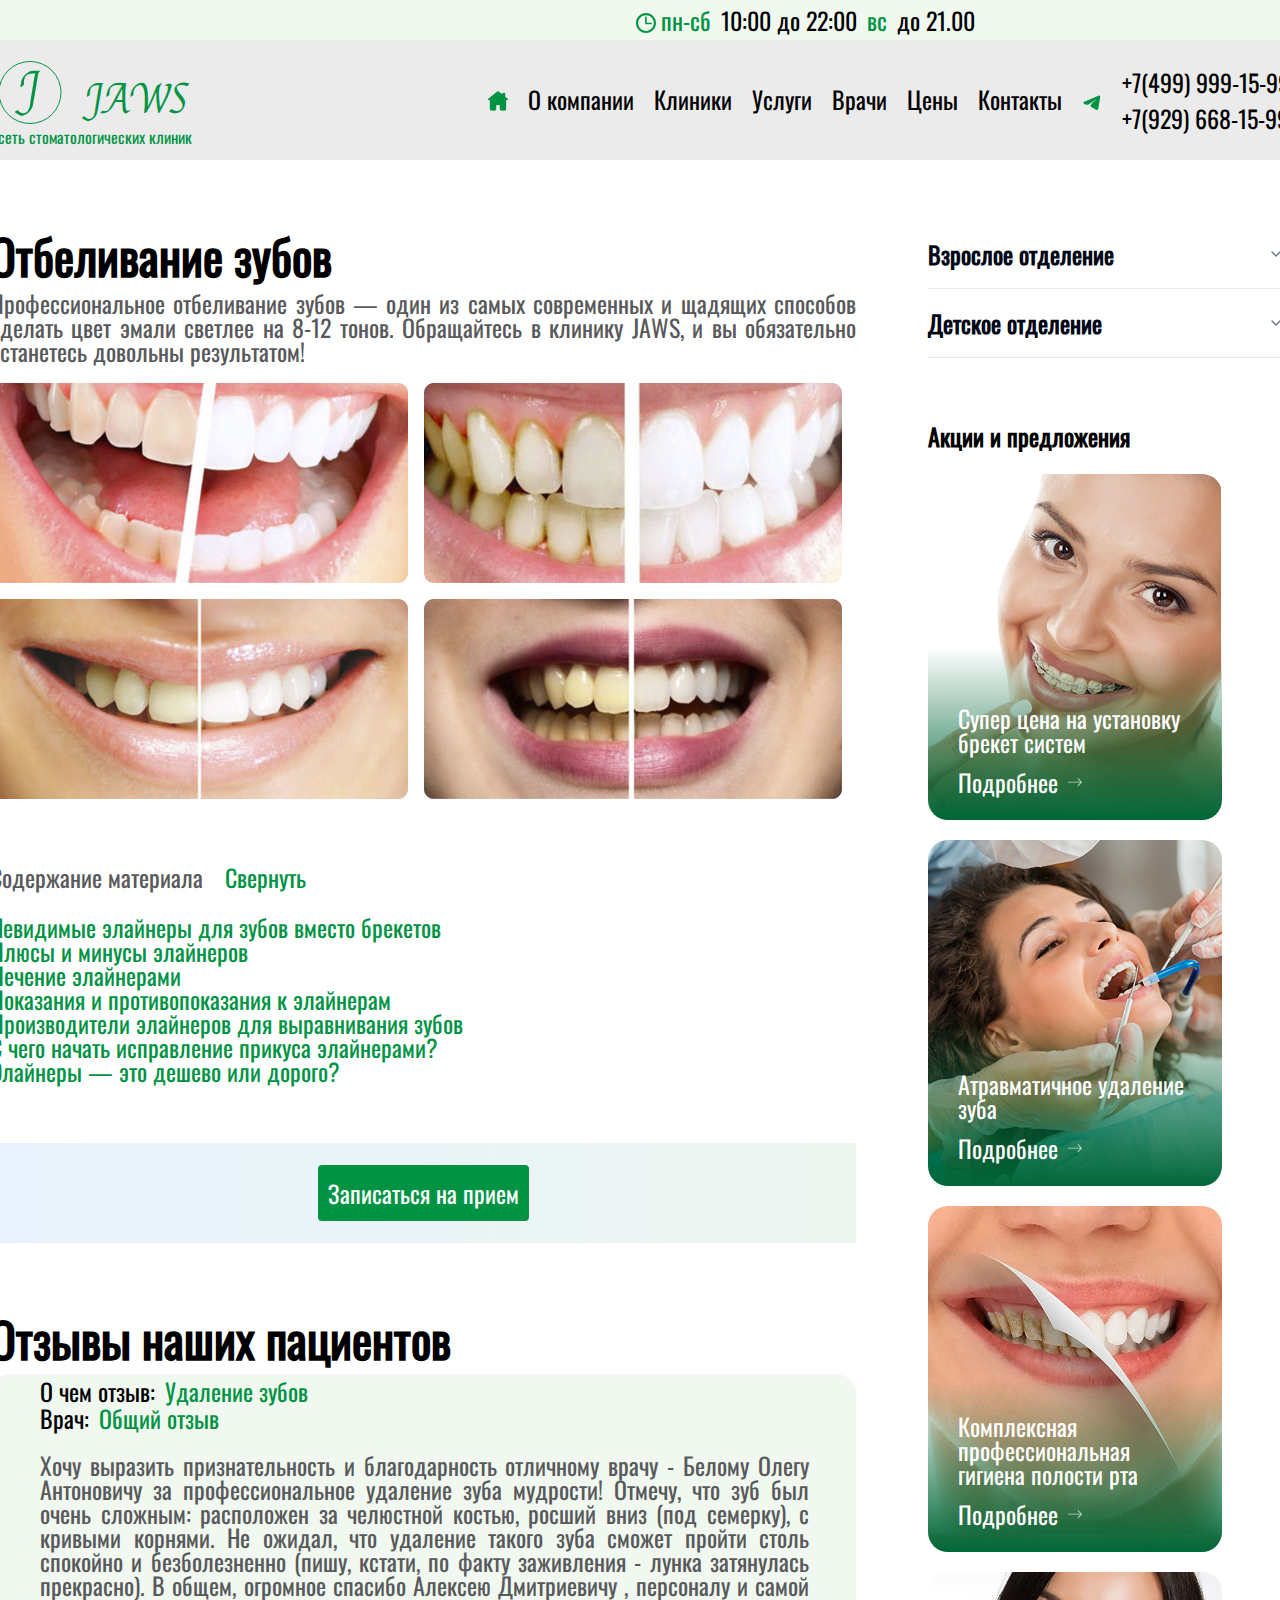
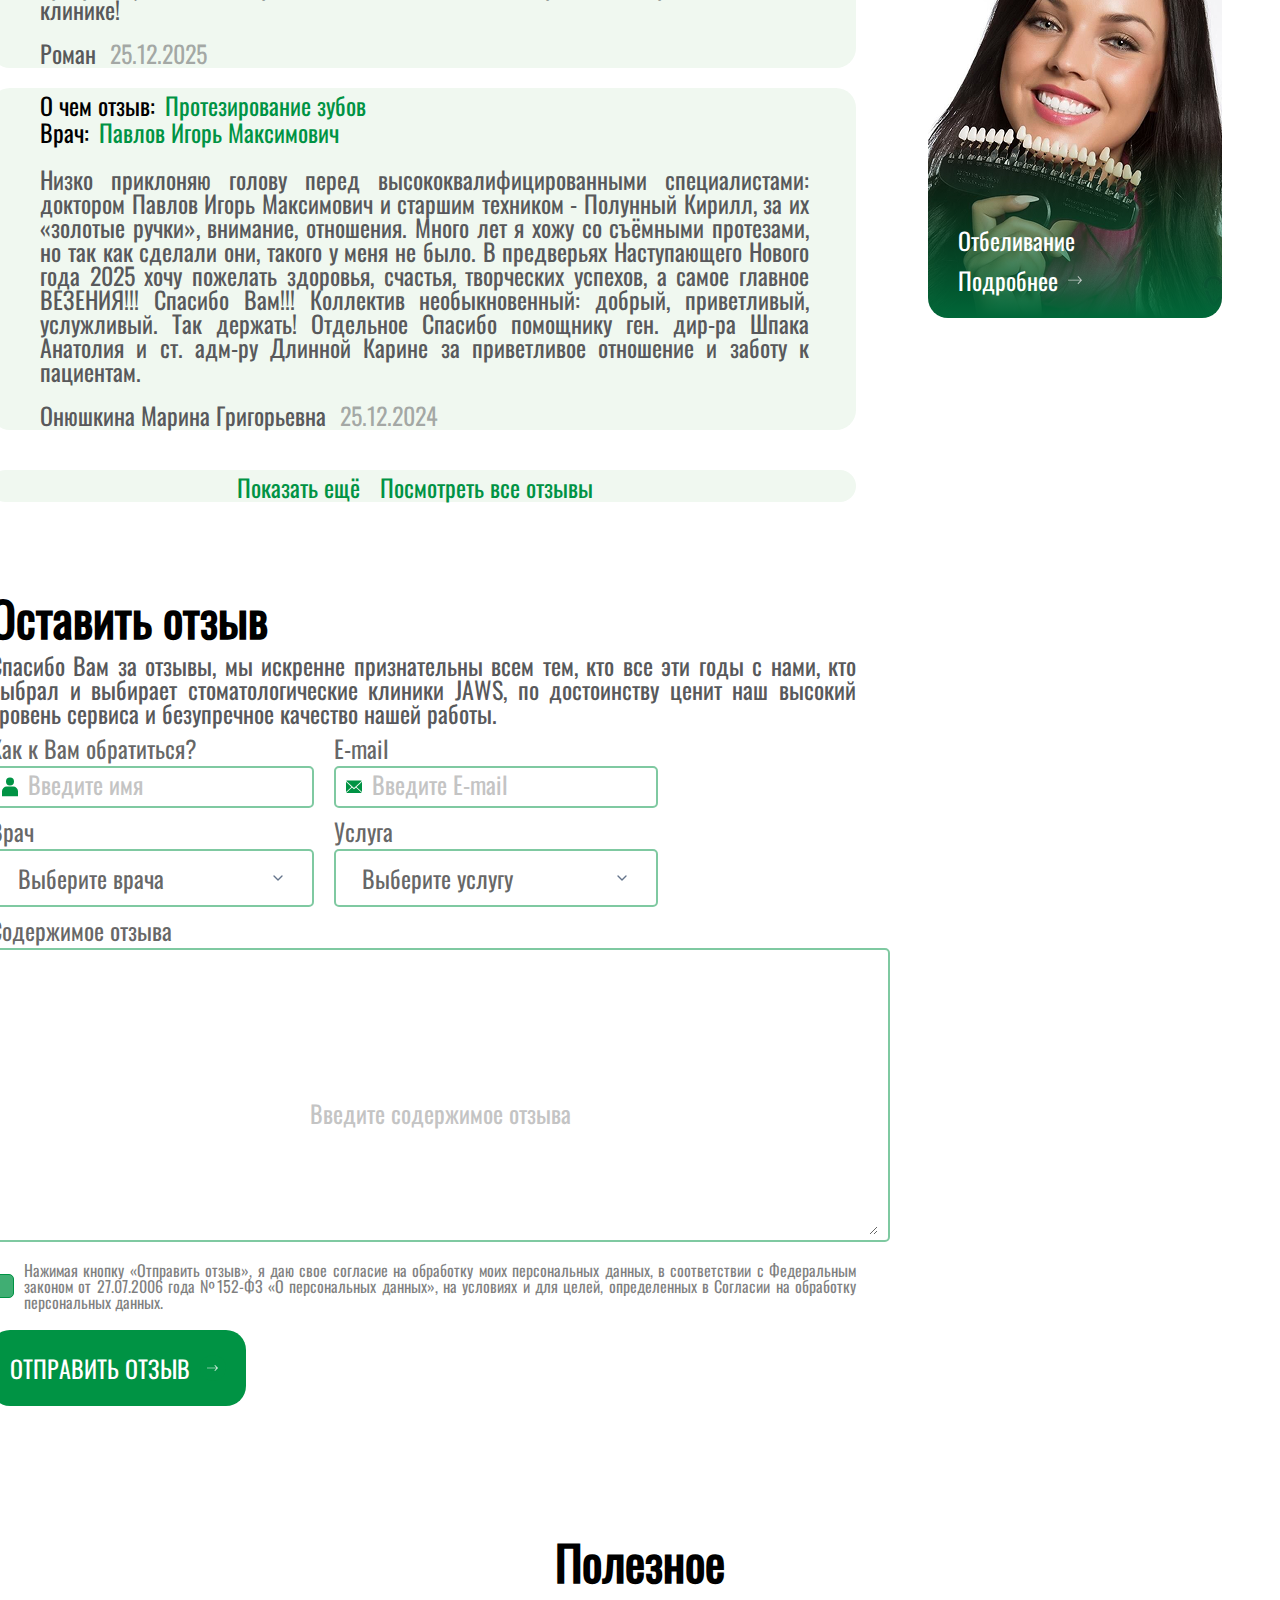
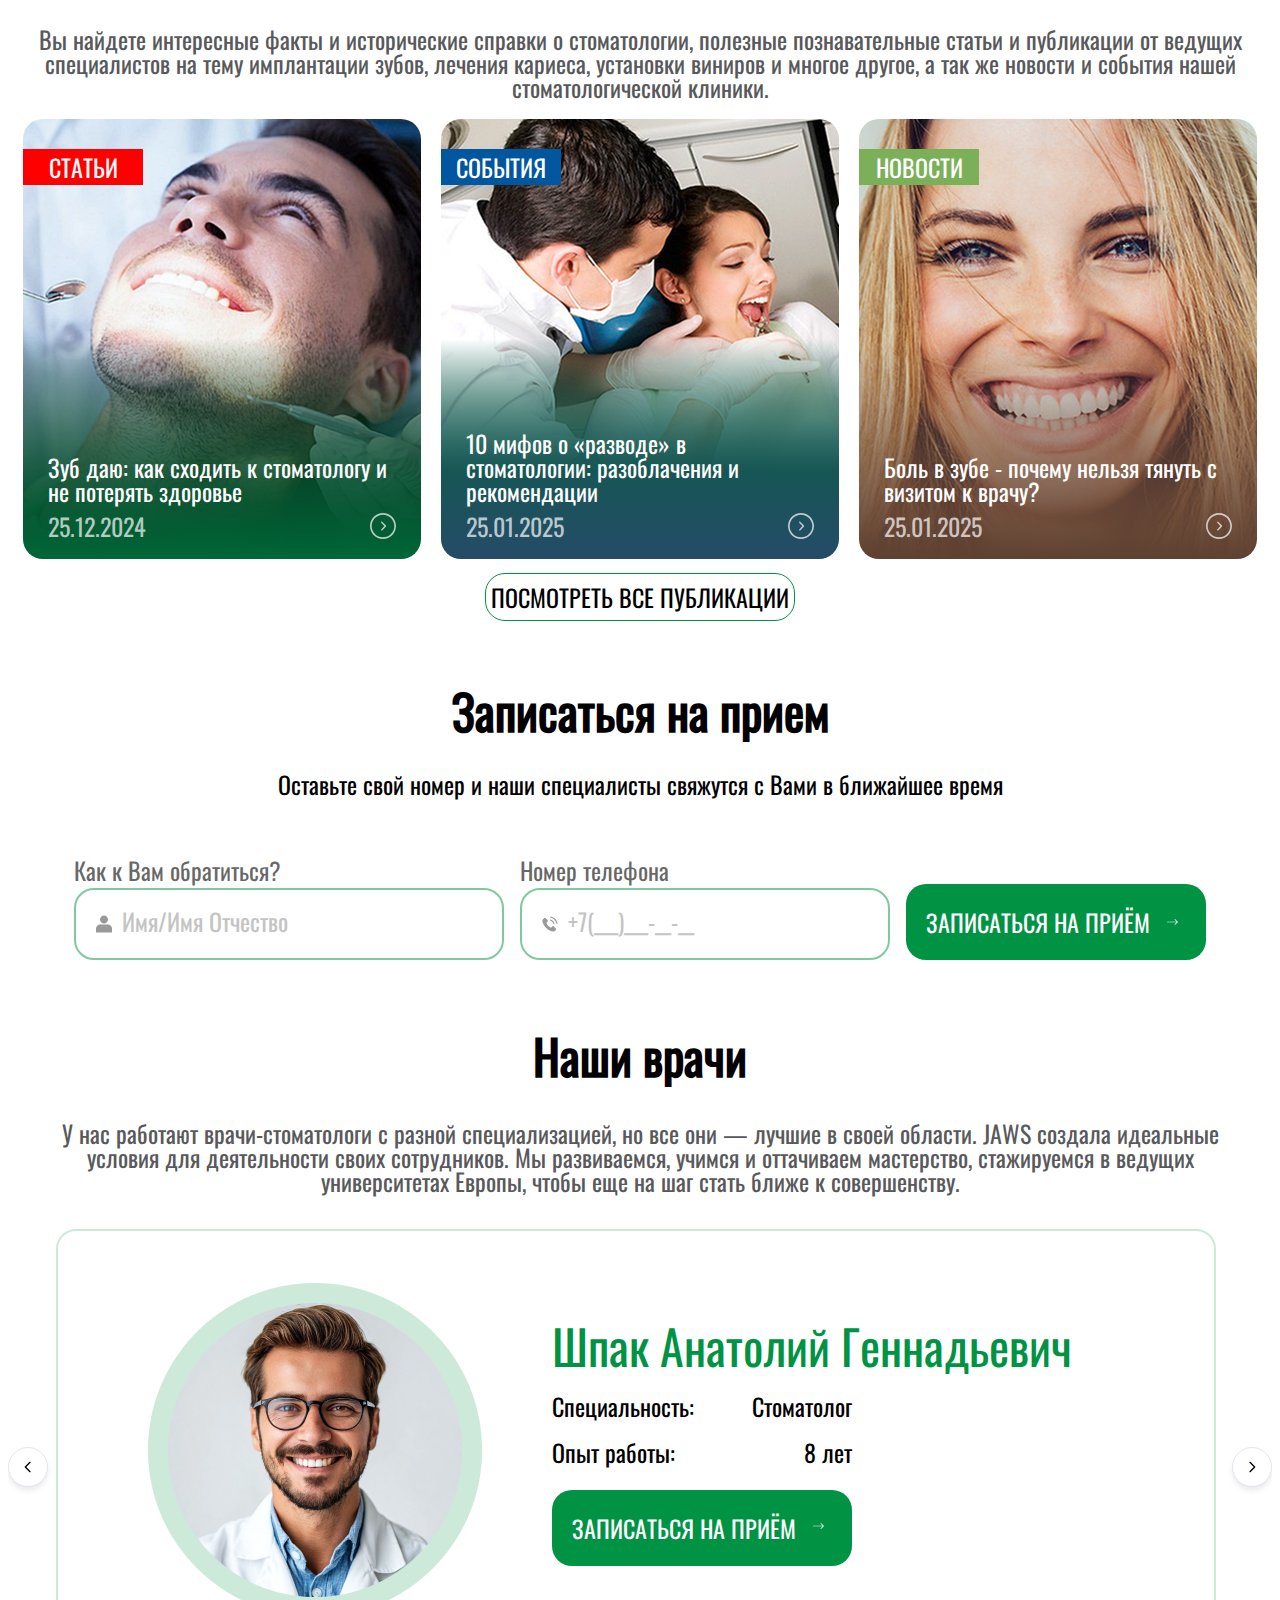
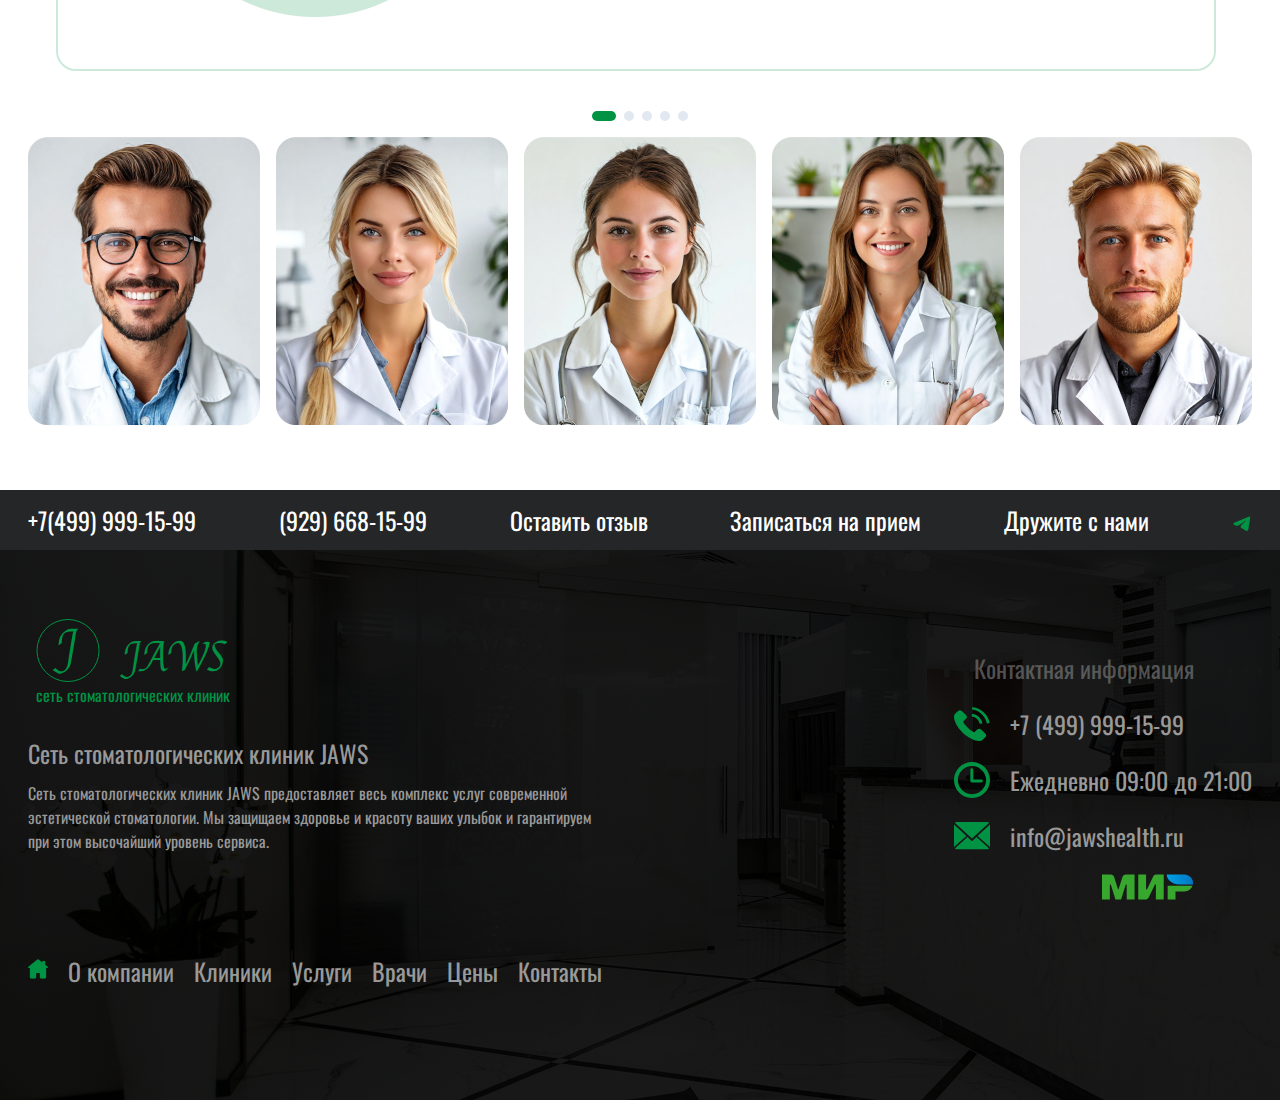
<file: index.html>
<!DOCTYPE html>
<html lang="en">
<head>
    <meta charset="UTF-8">
    <meta name="viewport" content="width=device-width, initial-scale=1.0">
    <link rel="stylesheet" href="src/css/fonts.css">
    <link rel="stylesheet" href="src/css/style.css">
    <link rel="stylesheet" href="src/css/media.css">
    <link rel="stylesheet" href="src/css/header.css">
    <link rel="stylesheet" href="src/css/footer.css">
    <link rel="stylesheet" href="src/css/carousel.css">
    <link rel="stylesheet" href="src/css/accordion.css">
    <link rel="stylesheet" href="src/css/select.css">
    <title>JAWS main page</title>
</head>
<body>
  <header>
    <div class="timepanel">
      <img src="src/icons/clock.svg" alt="clock">
      <span class="day">пн-сб</span>
      <span>10:00 до 22:00</span>
      <span class="day">вс</span>
      <span>до 21.00</span>
    </div>
    <div class="navback">
      <div class="navpanel">
        <a href="index.html" class="alogo">
          <div class="logo">
            <div class="toplogo">
              <img src="src/icons/logocircle.svg" alt="logo">
              <p class="name">JAWS</p>
            </div>
            <div class="botlogo">
              <p class="botext">сеть стоматологических клиник</p>
            </div>
          </div>
        </a>
        <div class="navbar">
          <a class="home" href="index.html"><img src="src/icons/home.svg" alt="home"></a>
          <a href="about.html"><span>О компании</span></a>
          <a href="#"><span>Клиники</span></a>
          <a href="services.html"><span>Услуги</span></a>
          <a href="doctors.html"><span>Врачи</span></a>
          <a href="#"><span>Цены</span></a>
          <a href="#"><span>Контакты</span></a>
          <a href="#"><img class="tel" src="src/icons/telegram-svgrepo-com (1) 2.svg" alt="telegram"></a>
          <div class="phones">
            <a href="#"><p>+7(499) 999-15-99</p></a>
            <a href="#"><p>+7(929) 668-15-99</p></a>
          </div>
        </div>
      </div>
    </div>
  </header>
        
  <section>
    <div class="main">
        <div class="white">
          <h2>Отбеливание зубов</h2>
          <p>Профессиональное отбеливание зубов — один из самых современных и щадящих способов сделать цвет эмали светлее на 8-12 тонов. Обращайтесь в клинику JAWS, и вы обязательно останетесь довольны результатом!</p>
        </div>
        <div class="teeth">
          <div class="teethigh">
            <img class="tooth1" src="src/img/Group 1.png" alt="teeth1">
            <img class="tooth2" src="src/img/Group 2.png" alt="teeth2">
          </div>
          <div class="teethlow">
            <img class="tooth3" src="src/img/Group 3.png" alt="teeth3">
            <img class="tooth4" src="src/img/Group 4.png" alt="teeth4">
          </div>
        </div>
        <div class="matter">
          <span class="con">Содержание материала</span>
          <span class="col">Свернуть</span>
          <div class="list">
            <ul>
              <a href="#"><li>Невидимые элайнеры для зубов вместо брекетов</li></a>
              <a href="#"><li>Плюсы и минусы элайнеров</li></a>
              <a href="#"><li>Лечение элайнерами</li></a>
              <a href="#"><li>Показания и противопоказания к элайнерам</li></a>
              <a href="#"><li>Производители элайнеров для выравнивания зубов</li></a>
              <a href="#"><li>С чего начать исправление прикуса элайнерами?</li></a>
              <a href="#"><li>Элайнеры — это дешево или дорого?</li></a>
            </ul>
          </div>
          <div class="sign">
            <a href="sign.html"><span>Записаться на прием</span></a>
          </div>
        </div>
        <div class="reviews">
          <h2>Отзывы наших пациентов</h2>
          <div>
            <span>О чем отзыв:</span><span class="gret">Удаление зубов</span><br>
            <span>Врач:</span><span class="gret">Общий отзыв</span>
            <p>Хочу выразить признательность и благодарность отличному врачу - Белому Олегу Антоновичу за профессиональное удаление зуба мудрости! Отмечу, что зуб был очень сложным: расположен за челюстной костью, росший вниз (под семерку), с кривыми корнями. Не ожидал, что удаление такого зуба сможет пройти столь спокойно и безболезненно (пишу, кстати, по факту заживления - лунка затянулась прекрасно). В общем, огромное спасибо Алексею Дмитриевичу , персоналу и самой клинике!</p>
            <span class="fio">Роман</span> <span class="date">25.12.2025</span>
          </div>
          <div class="div2">
            <span>О чем отзыв:</span><span class="gret">Протезирование зубов</span><br>
            <span>Врач:</span><span class="gret">Павлов Игорь Максимович</span>
            <p>Низко приклоняю голову перед высококвалифицированными специалистами: доктором Павлов Игорь Максимович и старшим техником - Полунный Кирилл, за их «золотые ручки», внимание, отношения. Много лет я хожу со съёмными протезами, но так как сделали они, такого у меня не было. В предверьях Наступающего Нового года 2025 хочу пожелать здоровья, счастья, творческих успехов, а самое главное ВЕЗЕНИЯ!!! Спасибо Вам!!! Коллектив необыкновенный: добрый, приветливый, услужливый. Так держать! Отдельное Спасибо помощнику ген. дир-ра Шпака Анатолия и ст. адм-ру Длинной Карине за приветливое отношение и заботу к пациентам.</p>
            <span class="fio">Онюшкина Марина Григорьевна</span> <span class="date">25.12.2024</span>
          </div>
          <div class="show">
            <a href="#"><span>Показать ещё</span></a>
            <a href="#"><span>Посмотреть все отзывы</span></a>
          </div>
        </div>
        <div class="usereview">
          <h2>Оставить отзыв</h2>
          <p>Спасибо Вам за отзывы, мы искренне признательны всем тем, кто все эти годы с нами, кто выбрал и выбирает стоматологические клиники JAWS, по достоинству ценит наш высокий уровень сервиса и безупречное качество нашей работы.</p>
          <div class="fields">
            <div class="colfields">
              <div class="rowfield">
                <span>Как к Вам обратиться?</span>
                <div class="tbox"><img src="src/icons/user.svg" alt="user"><input type="text" placeholder="Введите имя"></div>
              </div>
              <div class="rowfield">
                <span>E-mail</span>
                <div class="tbox"><img src="src/icons/Mail.svg" alt="user"><input type="text" placeholder="Введите E-mail"></div>
              </div>
            </div>
            <div class="colfields">  
              <div class="rowfield">
                <span>Врач</span>
                <div class="tbox">
                  <button class="select-trigger" id="select-trigger" data-state="closed">
                    <span>Выберите врача</span>
                    <svg 
                        class="select-icon"
                        xmlns="http://www.w3.org/2000/svg" 
                        width="24" 
                        height="24" 
                        viewBox="0 0 24 24" 
                        fill="none" 
                        stroke="currentColor" 
                        stroke-width="2" 
                        stroke-linecap="round" 
                        stroke-linejoin="round"
                    >
                        <path d="m6 9 6 6 6-6"/>
                    </svg>
                  </button>
                
                  <div class="select-content" id="select-content">
                    <div class="select-item" data-value="1">Шпак А.Г.</div>
                    <div class="select-item" data-value="2">Милова Т.Ю.</div>
                    <div class="select-item" data-value="3">Длинная К.Н.</div>
                    <div class="select-item" data-value="4">Павлов И.Г.</div>
                  </div>
                </div>
              </div>
              <div class="rowfield">
                <span>Услуга</span>
                <div class="tbox">
                  <button class="select-trigger" id="select-trigger" data-state="closed">
                    <span>Выберите услугу</span>
                    <svg 
                        class="select-icon"
                        xmlns="http://www.w3.org/2000/svg" 
                        width="24" 
                        height="24" 
                        viewBox="0 0 24 24" 
                        fill="none" 
                        stroke="currentColor" 
                        stroke-width="2" 
                        stroke-linecap="round" 
                        stroke-linejoin="round"
                    >
                        <path d="m6 9 6 6 6-6"/>
                    </svg>
                  </button>
                
                  <div class="select-content" id="select-content">
                    <div class="select-item" data-value="1">Отбеливание</div>
                    <div class="select-item" data-value="2">Пломбирование</div>
                    <div class="select-item" data-value="3">Профессиональная чистка</div>
                    <div class="select-item" data-value="4">Удаление зуба</div>
                  </div>
                </div>
              </div>
            </div>
            <div class="textbox">
                <span>Содержимое отзыва</span>
                <div class="tbox"><textarea name="review" id="review" placeholder="Введите содержимое отзыва"></textarea></div>
            </div>
            
          </div>
          <div class="chk">
            <img class="check" src="src/icons/Rectangle 40.svg" alt="checkbox">
            <p>Нажимая кнопку «Отправить отзыв», я даю свое согласие на обработку моих персональных данных, в соответствии с Федеральным законом от 27.07.2006 года №152-ФЗ «О персональных данных», на условиях и для целей, определенных в Согласии на обработку персональных данных.</p>
          </div>
          <a href="#"><div class="writel"><span class="write">ОТПРАВИТЬ ОТЗЫВ  </span><img src="src/icons/стрелка.svg" alt="arrow"></div></a>
        </div>
    </div>
    <div class="sidebar">
      <div class="accordion-item">
        <button class="accordion-trigger">
            <h3>Взрослое отделение</h3>
            <svg 
                class="accordion-icon"
                xmlns="http://www.w3.org/2000/svg" 
                width="24" 
                height="24" 
                viewBox="0 0 24 24" 
                fill="none" 
                stroke="currentColor" 
                stroke-width="2" 
                stroke-linecap="round" 
                stroke-linejoin="round"
            >
                <path d="m6 9 6 6 6-6"/>
            </svg>
        </button>
        <div class="accordion-content" data-state="closed">
            <div style="padding: 0 0 1rem">
              <a href="sign.html"><p>Консультация и диагностика</p></a>
              <a href="sign.html"><p>Профессиональная чистка зубов</p></a>
              <a href="sign.html"><p>Лечение зубов</p></a>
              <a href="sign.html"><p>Отбеливание зубов</p></a>
              <a href="sign.html"><p>Имплантация зубов</p></a>
              <a href="sign.html"><p>Протезирование зубов</p></a>
              <a href="sign.html"><p>Установка короно></p></a>
              <a href="sign.html"><p>Виниры</p></a>
              <a href="sign.html"><p>Удаление зубо></p></a>
              <a href="sign.html"><p>Лечение кариес></p></a>
              <a href="sign.html"><p>Пародонтология</p></a>
              <a href="sign.html"><p>Ортодонтия</p></a>
              <a href="sign.html"><p>Эндодонтия</p></a>
            </div>
        </div>
      </div>
      <div class="accordion-item">
        <button class="accordion-trigger">
            <h3>Детское отделение</h3>
            <svg 
                class="accordion-icon"
                xmlns="http://www.w3.org/2000/svg" 
                width="24" 
                height="24" 
                viewBox="0 0 24 24" 
                fill="none" 
                stroke="currentColor" 
                stroke-width="2" 
                stroke-linecap="round" 
                stroke-linejoin="round"
            >
                <path d="m6 9 6 6 6-6"/>
            </svg>
        </button>
        <div class="accordion-content" data-state="closed">
            <div style="padding: 0 0 1rem">
              <a href="sign.html"><p>Консультация и диагностика</p></a>
              <a href="sign.html"><p>Профилактика</p></a>
              <a href="sign.html"><p>Лечение зубов</p></a>
              <a href="sign.html"><p>Протезирование зубов</p></a>
              <a href="sign.html"><p>Удаление зубо></p></a>
              <a href="sign.html"><p>Лечение кариес></p></a>
              <a href="sign.html"><p>Ортодонтия</p></a>
              <a href="sign.html"><p>Анестезиология</p></a>
            </div>
        </div>
      </div>
      <div class="action">
          <h3 class="actions">Акции и предложения</h3>
          <a href="#">
            <div class="act">
              <p>Супер цена на установку<br>брекет систем</p>
              <div class="more"><span>Подробнее</span><img src="src/icons/white arrow.svg" alt="arrow "></div>
            </div>
          </a>
          <a href="#">
            <div class="act">
              <p>Атравматичное удаление<br>зуба</p>
              <div class="more"><span>Подробнее</span><img src="src/icons/white arrow.svg" alt="arrow "></div>
            </div>
          </a>
          <a href="#">
            <div class="act">
              <p>Комплексная<br>профессиональная<br>гигиена полости рта</p>
              <div class="more"><span>Подробнее</span><img src="src/icons/white arrow.svg" alt="arrow "></div>
            </div>
          </a>
          <a href="#">
            <div class="act">
              <p>Отбеливание</p>
              <div class="more"><span>Подробнее</span><img src="src/icons/white arrow.svg" alt="arrow "></div>
            </div>
          </a>
      </div>
    </div>
  </section>

  <section>
    <div class="usefull">
      <h2>Полезное</h2>
      <p>Вы найдете интересные факты и исторические справки о стоматологии, полезные познавательные статьи и публикации от ведущих специалистов на тему имплантации зубов, лечения кариеса, установки виниров и многое другое, а так же новости и события нашей стоматологической клиники.</p>
      <div class="infblocks">
            <a href="#">
              <div class="bl1">
                <span class="artic">СТАТЬИ</span>
                <div class="bltxt">
                  <p>Зуб даю: как сходить к стоматологу и не потерять здоровье</p>
                  <div class="datelink">
                    <span>25.12.2024</span>
                    <img src="src/icons/chevron.svg" alt="arrow">
                  </div>
                </div>
              </div>
            </a>
            <a href="#">
              <div class="bl2">
                  <span class="events">СОБЫТИЯ</span>
                  <div class="bltxt">
                    <p>10 мифов о «разводе» в стоматологии: разоблачения и рекомендации</p>
                    <div class="datelink">
                      <span>25.01.2025</span>
                      <img src="src/icons/chevron.svg" alt="arrow">
                    </div>
                  </div>
              </div>
            </a>
            <a href="#">
              <div class="bl3">
                  <span class="news">НОВОСТИ</span>
                  <div class="bltxt">
                    <p>Боль в зубе - почему нельзя тянуть с визитом к врачу?</p>
                    <div class="datelink">
                      <span>
                        25.01.2025
                      </span>
                      <img src="src/icons/chevron.svg" alt="arrow">
                    </div>
                  </div>
              </div>
            </a>
      </div>
      <a class="lin" href="#"><span>ПОСМОТРЕТЬ ВСЕ ПУБЛИКАЦИИ</span></a>
    </div>
  </section>

  <section class="signing">
    <h2>Записаться на прием</h2>
    <p>Оставьте свой номер и наши специалисты свяжутся с Вами в ближайшее время</p>
    <div class="signfields">
        <div class="signame">
          <span>Как к Вам обратиться?</span>
          <div class="tbox"><img src="src/icons/user2.svg" alt="user"><input type="text" placeholder="Имя/Имя Отчество"></div>
        </div>
        <div class="signphone">
          <span>Номер телефона</span>
          <div class="tbox"><img src="src/icons/phone.svg" alt="phone"><input type="tel" pattern="+[0-9]{1}([0-9]{3})[0-9]{3}-[0-9]{2}-[0-9]{2}" required  placeholder="+7(___)___-__-__"></div>
        </div>
        <a href="sign.html"><div class="writel"><span class="write">ЗАПИСАТЬСЯ НА ПРИЁМ</span><img src="src/icons/стрелка.svg" alt="arrow"></div></a>
    </div>
  </section>

  <section class="doctors">
    <h2>Наши врачи</h2>
    <p>У нас работают врачи-стоматологи с разной специализацией, но все они — лучшие в своей области. JAWS создала идеальные условия для деятельности своих сотрудников. Мы развиваемся, учимся и оттачиваем мастерство, стажируемся в ведущих университетах Европы, чтобы еще на шаг стать ближе к совершенству.</p>
    <div class="carousel-container">
      <div class="carousel-track" id="track">
          <div class="carousel-item">
              <div class="carousel-card">
                <div class="shpage">
                  <img class="shpak" src="src/img/shpak.png" alt="shpak">
                  <div class="shpaktxt">
                    <p class="shpaname">Шпак Анатолий Геннадьевич</p>
                    <div class="shpakinfo">
                      <div class="shp">
                        <span>Специальность:</span><span>Стоматолог</span>
                      </div>
                      <div class="shp">
                        <span>Опыт работы:</span><span>8 лет</span>
                      </div>
                      <a href="sign.html"><div class="writel"><span class="write">ЗАПИСАТЬСЯ НА ПРИЁМ</span><img src="src/icons/стрелка.svg" alt="arrow"></div></a>
                    </div>
                  </div>
                </div>
              </div>
          </div>
          <div class="carousel-item">
              <div class="carousel-card">
                <div class="shpage">
                  <img class="shpak" src="src/img/vinokurova.png" alt="vinokurova">
                  <div class="shpaktxt">
                    <p class="shpaname">Винокурова Валерия Ульяновна</p>
                    <div class="shpakinfo">
                      <div class="shp">
                        <span>Специальность:</span><span>Ортодонт</span>
                      </div>
                      <div class="shp">
                        <span>Опыт работы:</span><span>6 лет</span>
                      </div>
                      <a href="sign.html"><div class="writel"><span class="write">ЗАПИСАТЬСЯ НА ПРИЁМ</span><img src="src/icons/стрелка.svg" alt="arrow"></div></a>
                    </div>
                  </div>
                </div>
              </div>
          </div>
          <div class="carousel-item">
              <div class="carousel-card">
                <div class="shpage">
                  <img class="shpak" src="src/img/demyanova.png" alt="demyanova">
                  <div class="shpaktxt">
                    <p class="shpaname">Демьянова Арина Васильевна</p>
                    <div class="shpakinfo">
                      <div class="shp">
                        <span>Специальность:</span><span>Стоматолог</span>
                      </div>
                      <div class="shp">
                        <span>Опыт работы:</span><span>5 лет</span>
                      </div>
                      <a href="sign.html"><div class="writel"><span class="write">ЗАПИСАТЬСЯ НА ПРИЁМ</span><img src="src/icons/стрелка.svg" alt="arrow"></div></a>
                    </div>
                  </div>
                </div>
              </div>
          </div>
          <div class="carousel-item">
            <div class="carousel-card">
              <div class="shpage">
                <img class="shpak" src="src/img/kirillova.png" alt="kirillova">
                <div class="shpaktxt">
                  <p class="shpaname">Кириллова Марина Георгиевна</p>
                  <div class="shpakinfo">
                    <div class="shp">
                      <span>Специальность:</span><span>Стоматолог</span>
                    </div>
                    <div class="shp">
                      <span>Опыт работы:</span><span>7 лет</span>
                    </div>
                    <a href="sign.html"><div class="writel"><span class="write">ЗАПИСАТЬСЯ НА ПРИЁМ</span><img src="src/icons/стрелка.svg" alt="arrow"></div></a>
                  </div>
                </div>
              </div>
            </div>
        </div>
        <div class="carousel-item">
          <div class="carousel-card">
            <div class="shpage">
              <img class="shpak" src="src/img/danilkin.png" alt="danilkin">
              <div class="shpaktxt">
                <p class="shpaname">Данилкин Денис Георгиевич</p>
                <div class="shpakinfo">
                  <div class="shp">
                    <span>Специальность:</span><span>Парадонтолог</span>
                  </div>
                  <div class="shp">
                    <span>Опыт работы:</span><span>7 лет</span>
                  </div>
                  <a href="sign.html"><div class="writel"><span class="write">ЗАПИСАТЬСЯ НА ПРИЁМ</span><img src="src/icons/стрелка.svg" alt="arrow"></div></a>
                </div>
              </div>
            </div>
          </div>
      </div>
      </div>

      <button class="carousel-button prev" id="prevBtn">
          <svg width="16" height="16" viewBox="0 0 24 24" fill="none" stroke="currentColor">
              <path stroke-linecap="round" stroke-linejoin="round" stroke-width="2" d="M15 19l-7-7 7-7"/>
          </svg>
      </button>
      <button class="carousel-button next" id="nextBtn">
          <svg width="16" height="16" viewBox="0 0 24 24" fill="none" stroke="currentColor">
              <path stroke-linecap="round" stroke-linejoin="round" stroke-width="2" d="M9 5l7 7-7 7"/>
          </svg>
      </button>

      <div class="carousel-dots" id="dotsContainer"></div>
    </div>
    
    <div class="docfotos">
        <a href="#"><img class="shpak2" src="src/img/shpak2.png" alt="shpak"></a>
        <a href="#"><img src="src/img/doc1.png" alt="doc1"></a>
        <a href="#"><img src="src/img/doc2.png" alt="doc2"></a>
        <a href="#"><img src="src/img/doc3.png" alt="doc3"></a>
        <a href="#"><img src="src/img/doc4.png" alt="doc4"></a>
    </div>
  </section>

  <footer>
    <div class="contactback">
      <div class="contactpanel">
          <a class="num1" href="#"><span>+7(499) 999-15-99</span></a>
          <a class="num2" href="#"><span>(929) 668-15-99</span></a>
          <a class="rev" href="#"><span>Оставить отзыв</span></a>
          <a class="sig" href="sign.html"><span>Записаться на прием</span></a>
          <a class="friend" href="#"><span>Дружите с нами</span></a>
          <a class="tel" href="#"><img src="src/icons/telegram-svgrepo-com (1) 2.svg" alt="telegram"></a>
      </div>
    </div>
    <div class="footback">
      <div class="mainfoot">
          <div class="leftfoot">
            <a href="index.html">
              <div class="logo">
                <div class="toplogo">
                  <img src="src/icons/logocircle.svg" alt="logo">
                  <p class="name">JAWS</p>
                </div>
                <div class="botlogo">
                  <p class="botext">сеть стоматологических клиник</p>
                </div>
              </div>
            </a>
            <span>Сеть стоматологических клиник JAWS</span>
            <p>Сеть стоматологических клиник JAWS предоставляет весь комплекс услуг современной эстетической стоматологии. Мы защищаем здоровье и красоту ваших улыбок и гарантируем при этом высочайший уровень сервиса.</p>
            <div class="nava">
              <a class="home" href="index.html"><img src="src/icons/home.svg" alt="home"></a>
              <a href="about.html"><span>О компании</span></a>
              <a href="#"><span>Клиники</span></a>
              <a href="services.html"><span>Услуги</span></a>
              <a href="doctors.html"><span>Врачи</span></a>
              <a href="#"><span>Цены</span></a>
              <a href="#"><span>Контакты</span></a>
            </div>
          </div>
          <div class="rightfoot">
            <p>Контактная информация</p>
            <a href="#">
              <div class="ph">
                <img src="src/icons/phoneg.svg" alt="phone">
                <span>+7 (499) 999-15-99</span>
              </div>
            </a>
            <a href="#">
              <div class="ph">
                <img src="src/icons/clock.svg" alt="clock">
                <span>Ежедневно 09:00 до 21:00</span>
              </div>
            </a>
            <a href="#">
              <div class="ph">
                <img src="src/icons/Mail.svg" alt="mail">
                <span>info@jawshealth.ru</span>
              </div>
            </a>
            <div class="mir">
              <img src="src/icons/Mir.svg" alt="mir">
            </div>
          </div>
      </div>
    </div>
  </footer>

  <script src="src/scripts/carousel.js"></script>
  <script src="src/scripts/accordion.js"></script>
  <script src="src/scripts/select.js"></script>
</body>
</html>
</file>
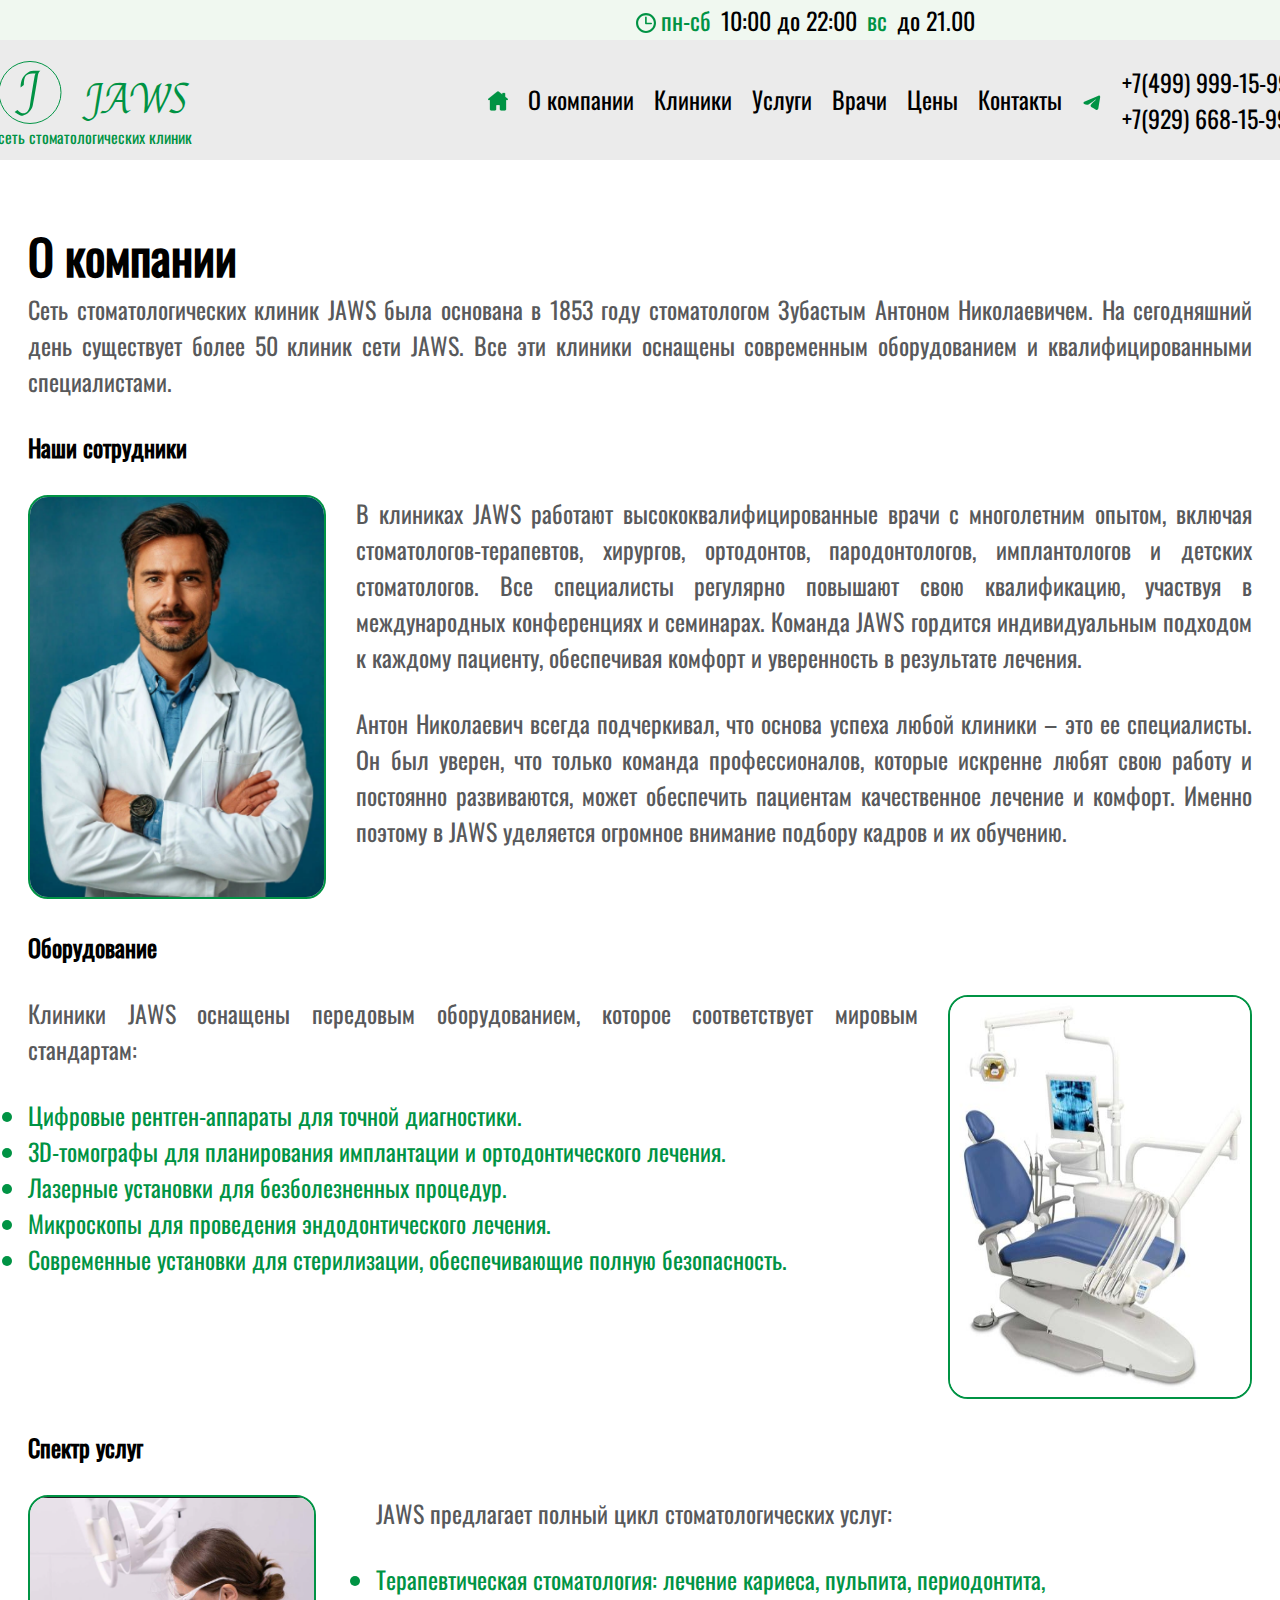
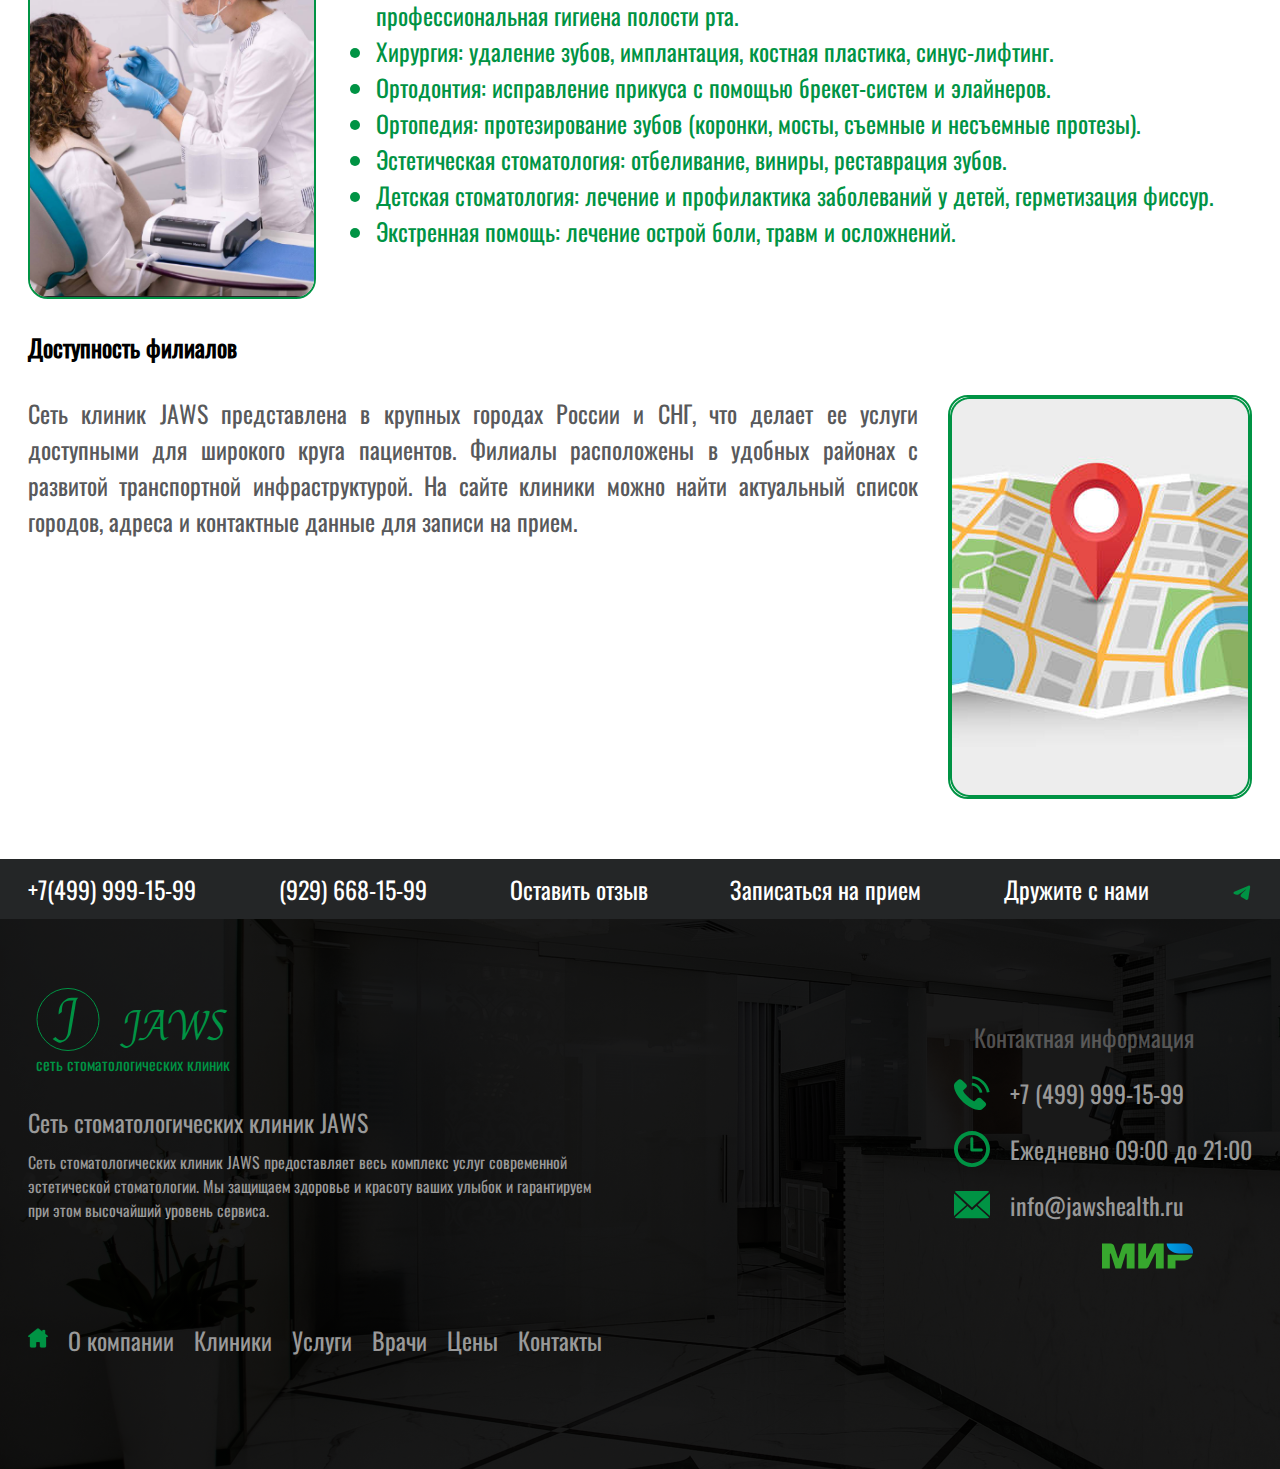
<file: about.html>
<!DOCTYPE html>
<html lang="en">
<head>
    <meta charset="UTF-8">
    <meta name="viewport" content="width=device-width, initial-scale=1.0">
    <link rel="stylesheet" href="src/css/fonts.css">
    <link rel="stylesheet" href="src/css/aboutyle.css">
    <link rel="stylesheet" href="src/css/media.css">
    <link rel="stylesheet" href="src/css/header.css">
    <link rel="stylesheet" href="src/css/footer.css">
    <title>JAWS about page</title>
</head>
<body>
  <header>
    <div class="timepanel">
      <img src="src/icons/clock.svg" alt="clock">
      <span class="day">пн-сб</span>
      <span>10:00 до 22:00</span>
      <span class="day">вс</span>
      <span>до 21.00</span>
    </div>
    <div class="navback">
      <div class="navpanel">
        <a href="index.html" class="alogo">
          <div class="logo">
            <div class="toplogo">
              <img src="src/icons/logocircle.svg" alt="logo">
              <p class="name">JAWS</p>
            </div>
            <div class="botlogo">
              <p class="botext">сеть стоматологических клиник</p>
            </div>
          </div>
        </a>
        <div class="navbar">
          <a class="home" href="index.html"><img src="src/icons/home.svg" alt="home"></a>
          <a href="about.html"><span>О компании</span></a>
          <a href="#"><span>Клиники</span></a>
          <a href="services.html"><span>Услуги</span></a>
          <a href="doctors.html"><span>Врачи</span></a>
          <a href="#"><span>Цены</span></a>
          <a href="#"><span>Контакты</span></a>
          <a href="#"><img class="tel" src="src/icons/telegram-svgrepo-com (1) 2.svg" alt="telegram"></a>
          <div class="phones">
            <a href="#"><p>+7(499) 999-15-99</p></a>
            <a href="#"><p>+7(929) 668-15-99</p></a>
          </div>
        </div>
      </div>
    </div>
  </header>

  <section>
    <h2>О компании</h2>
    <p>Сеть стоматологических клиник JAWS была основана в 1853 году стоматологом Зубастым Антоном Николаевичем. На сегодняшний день существует более 50 клиник сети JAWS. Все эти клиники оснащены современным оборудованием и квалифицированными специалистами.  </p>
    <h3>Наши сотрудники</h3>
    <div class="speci">
      <img src="src/img/denchik.png" alt="Dentist">
      <div class="pari">
        <p>В клиниках JAWS работают высококвалифицированные врачи с многолетним опытом, включая стоматологов-терапевтов, хирургов, ортодонтов, пародонтологов, имплантологов и детских стоматологов. Все специалисты регулярно повышают свою квалификацию, участвуя в международных конференциях и семинарах. Команда JAWS гордится индивидуальным подходом к каждому пациенту, обеспечивая комфорт и уверенность в результате лечения.</p>
        <p>Антон Николаевич всегда подчеркивал, что основа успеха любой клиники – это ее специалисты. Он был уверен, что только команда профессионалов, которые искренне любят свою работу и постоянно развиваются, может обеспечить пациентам качественное лечение и комфорт. Именно поэтому в JAWS уделяется огромное внимание подбору кадров и их обучению.</p>
      </div>
    </div>
    <h3>Оборудование</h3>
    <div class="devices">
      <div class="list">
        <p>Клиники JAWS оснащены передовым оборудованием, которое соответствует мировым стандартам:</p>
        <ul>
          <li>Цифровые рентген-аппараты для точной диагностики.</li>
          <li>3D-томографы для планирования имплантации и ортодонтического лечения.</li>
          <li>Лазерные установки для безболезненных процедур.</li>
          <li>Микроскопы для проведения эндодонтического лечения.</li>
          <li>Современные установки для стерилизации, обеспечивающие полную безопасность.</li>
        </ul>
      </div>
      <img src="src/img/instrum.jpg" alt="instrument">
    </div>
    <h3>Спектр услуг</h3>
    <div class="services">
      <img src="src/img/seans.png" alt="seans">
      <div class="list">
        <p>JAWS предлагает полный цикл стоматологических услуг:</p>
        <ul>
          <li>Терапевтическая стоматология: лечение кариеса, пульпита, периодонтита, профессиональная гигиена полости рта.</li>
          <li>Хирургия: удаление зубов, имплантация, костная пластика, синус-лифтинг.</li>
          <li>Ортодонтия: исправление прикуса с помощью брекет-систем и элайнеров.</li>
          <li>Ортопедия: протезирование зубов (коронки, мосты, съемные и несъемные протезы).</li>
          <li>Эстетическая стоматология: отбеливание, виниры, реставрация зубов.</li>
          <li>Детская стоматология: лечение и профилактика заболеваний у детей, герметизация фиссур.</li>
          <li>Экстренная помощь: лечение острой боли, травм и осложнений.</li>
        </ul>
      </div>
    </div>
    <h3>Доступность филиалов</h3>
    <div class="citis">
      <p>Сеть клиник JAWS представлена в крупных городах России и СНГ, что делает ее услуги доступными для широкого круга пациентов. Филиалы расположены в удобных районах с развитой транспортной инфраструктурой. На сайте клиники можно найти актуальный список городов, адреса и контактные данные для записи на прием.</p>
      <img src="src/img/map 1.png" alt="map">
    </div>
  </section>

  <footer>
    <div class="contactback">
      <div class="contactpanel">
          <a class="num1" href="#"><span>+7(499) 999-15-99</span></a>
          <a class="num2" href="#"><span>(929) 668-15-99</span></a>
          <a class="rev" href="#"><span>Оставить отзыв</span></a>
          <a class="sig" href="sign.html"><span>Записаться на прием</span></a>
          <a class="friend" href="#"><span>Дружите с нами</span></a>
          <a class="tel" href="#"><img src="src/icons/telegram-svgrepo-com (1) 2.svg" alt="telegram"></a>
      </div>
    </div>
    <div class="footback">
      <div class="mainfoot">
          <div class="leftfoot">
            <a href="index.html">
              <div class="logo">
                <div class="toplogo">
                  <img src="src/icons/logocircle.svg" alt="logo">
                  <p class="name">JAWS</p>
                </div>
                <div class="botlogo">
                  <p class="botext">сеть стоматологических клиник</p>
                </div>
              </div>
            </a>
            <span>Сеть стоматологических клиник JAWS</span>
            <p>Сеть стоматологических клиник JAWS предоставляет весь комплекс услуг современной эстетической стоматологии. Мы защищаем здоровье и красоту ваших улыбок и гарантируем при этом высочайший уровень сервиса.</p>
            <div class="nava">
              <a class="home" href="index.html"><img src="src/icons/home.svg" alt="home"></a>
              <a href="about.html"><span>О компании</span></a>
              <a href="#"><span>Клиники</span></a>
              <a href="services.html"><span>Услуги</span></a>
              <a href="doctors.html"><span>Врачи</span></a>
              <a href="#"><span>Цены</span></a>
              <a href="#"><span>Контакты</span></a>
            </div>
          </div>
          <div class="rightfoot">
            <p>Контактная информация</p>
            <a href="#">
              <div class="ph">
                <img src="src/icons/phoneg.svg" alt="phone">
                <span>+7 (499) 999-15-99</span>
              </div>
            </a>
            <a href="#">
              <div class="ph">
                <img src="src/icons/clock.svg" alt="clock">
                <span>Ежедневно 09:00 до 21:00</span>
              </div>
            </a>
            <a href="#">
              <div class="ph">
                <img src="src/icons/Mail.svg" alt="mail">
                <span>info@jawshealth.ru</span>
              </div>
            </a>
            <div class="mir">
              <img src="src/icons/Mir.svg" alt="mir">
            </div>
          </div>
      </div>
    </div>
  </footer>
</body>
</html>
</file>
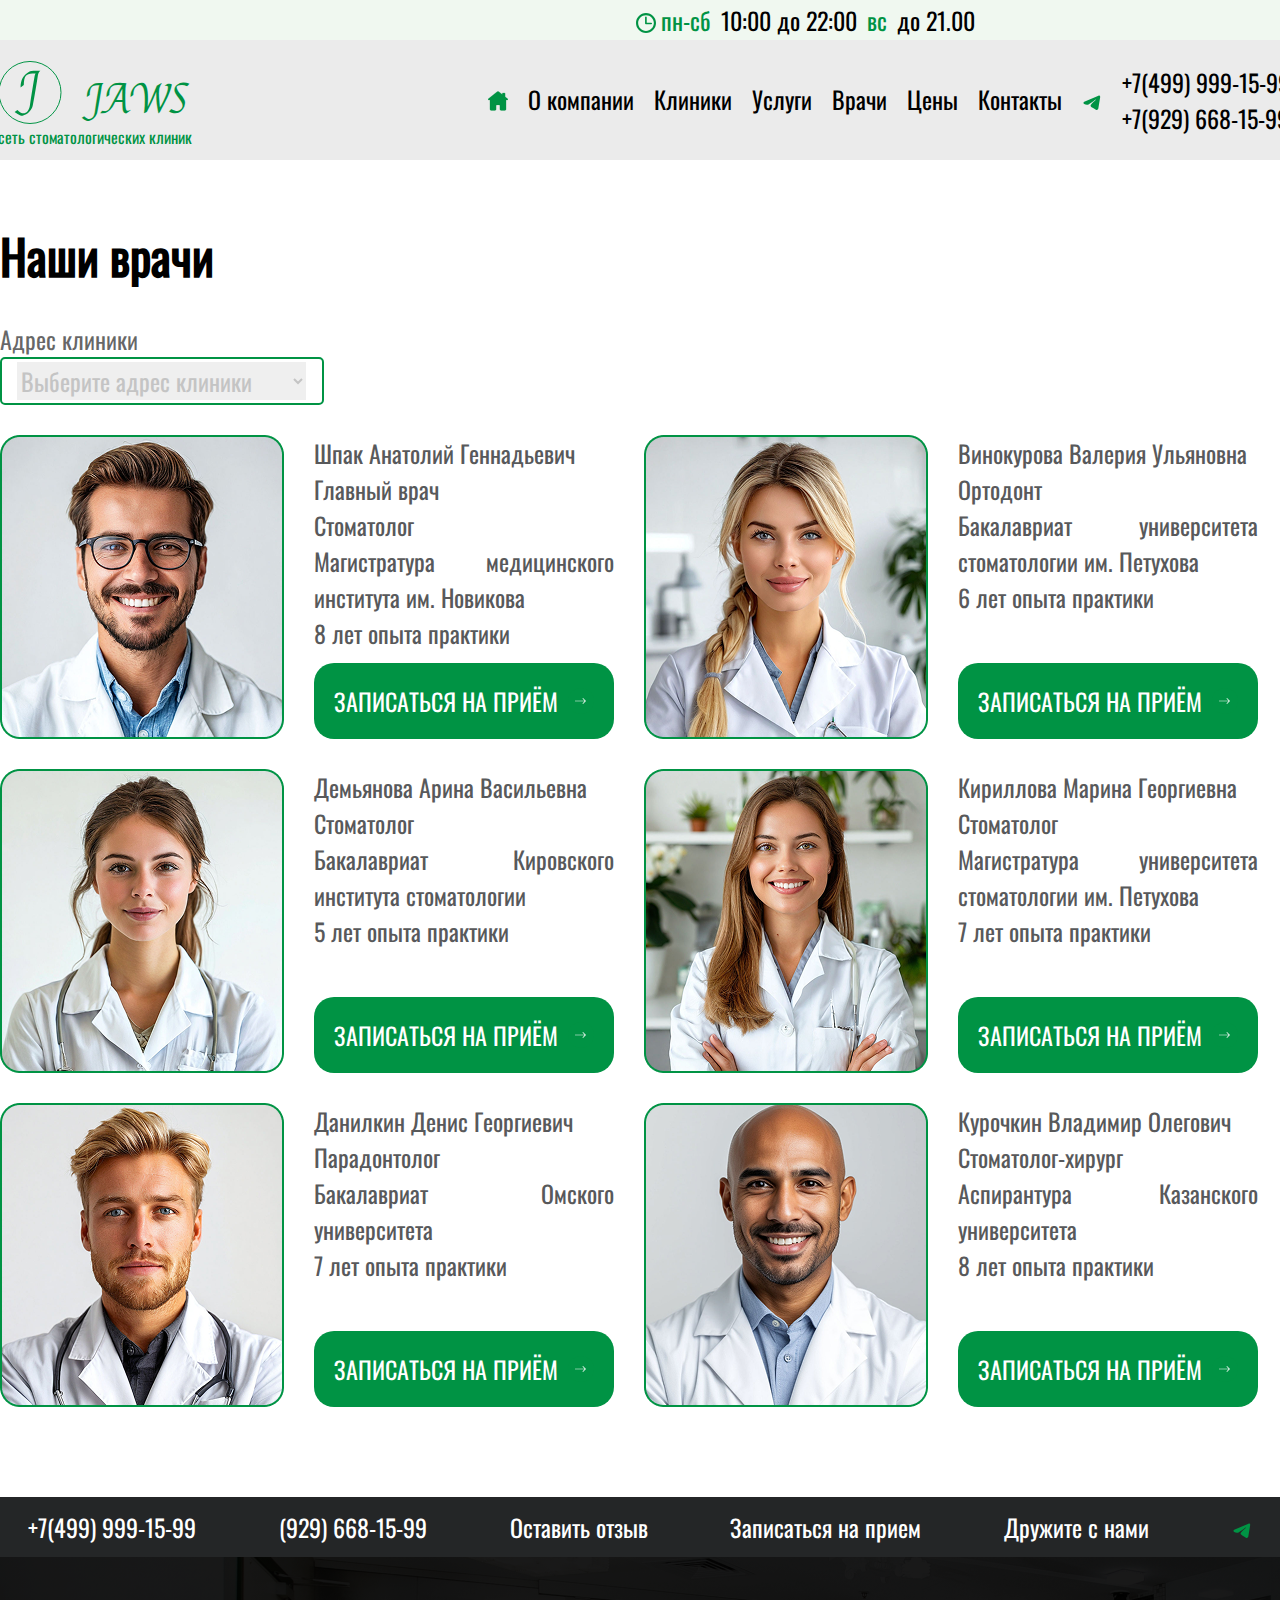
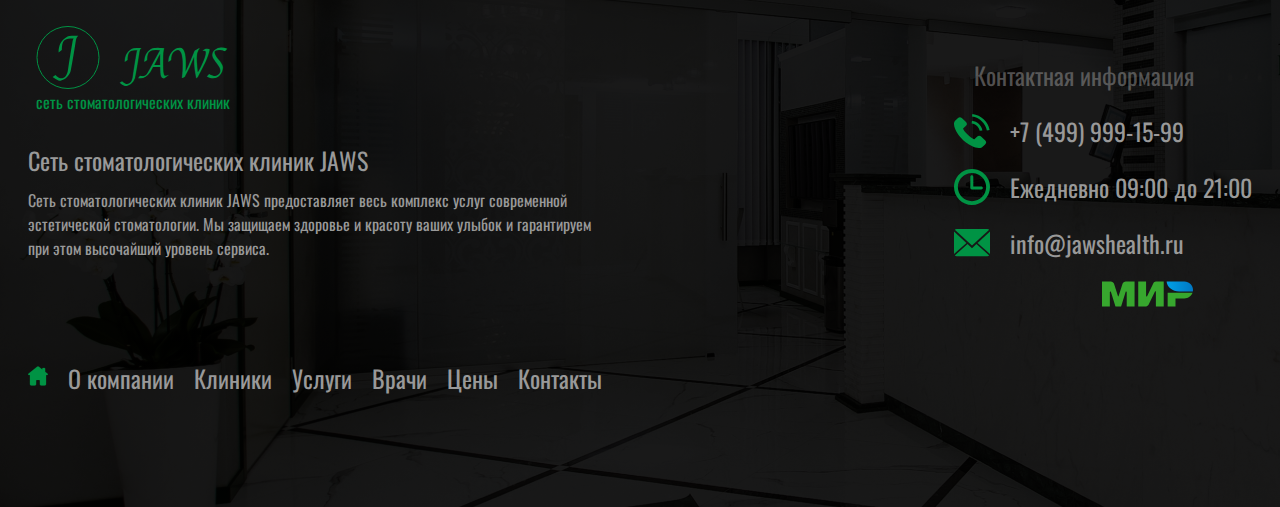
<file: doctors.html>
<!DOCTYPE html>
<html lang="en">
<head>
    <meta charset="UTF-8">
    <meta name="viewport" content="width=device-width, initial-scale=1.0">
    <link rel="stylesheet" href="src/css/fonts.css">
    <link rel="stylesheet" href="src/css/doctors.css">
    <link rel="stylesheet" href="src/css/media.css">
    <link rel="stylesheet" href="src/css/header.css">
    <link rel="stylesheet" href="src/css/footer.css">
    <title>JAWS main page</title>
</head>
<body>
  <header>
    <div class="timepanel">
      <img src="src/icons/clock.svg" alt="clock">
      <span class="day">пн-сб</span>
      <span>10:00 до 22:00</span>
      <span class="day">вс</span>
      <span>до 21.00</span>
    </div>
    <div class="navback">
      <div class="navpanel">
        <a href="index.html" class="alogo">
          <div class="logo">
            <div class="toplogo">
              <img src="src/icons/logocircle.svg" alt="logo">
              <p class="name">JAWS</p>
            </div>
            <div class="botlogo">
              <p class="botext">сеть стоматологических клиник</p>
            </div>
          </div>
        </a>
        <div class="navbar">
          <a class="home" href="index.html"><img src="src/icons/home.svg" alt="home"></a>
          <a href="about.html"><span>О компании</span></a>
          <a href="#"><span>Клиники</span></a>
          <a href="services.html"><span>Услуги</span></a>
          <a href="doctors.html"><span>Врачи</span></a>
          <a href="#"><span>Цены</span></a>
          <a href="#"><span>Контакты</span></a>
          <a href="#"><img class="tel" src="src/icons/telegram-svgrepo-com (1) 2.svg" alt="telegram"></a>
          <div class="phones">
            <a href="#"><p>+7(499) 999-15-99</p></a>
            <a href="#"><p>+7(929) 668-15-99</p></a>
          </div>
        </div>
      </div>
    </div>
  </header>
        
  <section>
    <div class="doctors">
      <h2>Наши врачи</h2>
      <div class="addres">
        <p>Адрес клиники</p>
        <div class="addcon">
          <select name="addresses" id="">
            <option value="add">Выберите адрес клиники</option>
            <option value="add">ул. 1-я Красноармейская д.32</option>
            <option value="add">ул. Круно д. 5</option>
            <option value="add">ул. Вано д. 13</option>
            <option value="add">ул. Санабая д. 11</option>
          </select>
        </div>
      </div>
      <div class="docards">
        <div class="card">
          <a class="docimg" href="#">
            <img src="src/img/shpak3.png" alt="Shpak">
          </a>
          <div class="caright">
            <div class="cardtext">
              <p>Шпак Анатолий Геннадьевич</p>
              <p>Главный врач</p>
              <p>Стоматолог</p>
              <p>Магистратура медицинского института им. Новикова</p>
              <p>8 лет опыта практики</p>
            </div>
            <a href="sign.html"><div class="writel"><span class="write">ЗАПИСАТЬСЯ НА ПРИЁМ</span><img src="src/icons/стрелка.svg" alt="arrow"></div></a>
          </div>
        </div>
        <div class="card">
          <a class="docimg" href="#">
            <img src="src/img/vinokurova.png" alt="Shpak">
          </a>
          <div class="caright">
            <div class="cardtext">
              <p>Винокурова Валерия Ульяновна</p>
              <p>Ортодонт</p>
              <p>Бакалавриат университета стоматологии им. Петухова</p>
              <p>6 лет опыта практики</p>
            </div>
            <a href="sign.html"><div class="writel"><span class="write">ЗАПИСАТЬСЯ НА ПРИЁМ</span><img src="src/icons/стрелка.svg" alt="arrow"></div></a>
          </div>
        </div>
        <div class="card">
          <a class="docimg" href="#">
            <img src="src/img/demyanova.png" alt="Shpak">
          </a>
          <div class="caright">
            <div class="cardtext">
              <p>Демьянова Арина Васильевна</p>
              <p>Стоматолог</p>
              <p>Бакалавриат Кировского института стоматологии</p>
              <p>5 лет опыта практики </p>
            </div>
            <a href="sign.html"><div class="writel"><span class="write">ЗАПИСАТЬСЯ НА ПРИЁМ</span><img src="src/icons/стрелка.svg" alt="arrow"></div></a>
          </div>
        </div>
        <div class="card">
          <a class="docimg" href="#">
            <img src="src/img/kirillova.png" alt="Shpak">
          </a>
          <div class="caright">
            <div class="cardtext">
              <p>Кириллова Марина Георгиевна</p>
              <p>Стоматолог</p>
              <p>Магистратура университета стоматологии им. Петухова</p>
              <p>7 лет опыта практики</p>
            </div>
            <a href="sign.html"><div class="writel"><span class="write">ЗАПИСАТЬСЯ НА ПРИЁМ</span><img src="src/icons/стрелка.svg" alt="arrow"></div></a>
          </div>
        </div>
        <div class="card">
          <a class="docimg" href="#">
            <img src="src/img/danilkin.png" alt="Shpak">
          </a>
          <div class="caright">
            <div class="cardtext">
              <p>Данилкин Денис Георгиевич</p>
              <p>Парадонтолог</p>
              <p>Бакалавриат Омского университета</p>
              <p>7 лет опыта практики</p>
            </div>
            <a href="sign.html"><div class="writel"><span class="write">ЗАПИСАТЬСЯ НА ПРИЁМ</span><img src="src/icons/стрелка.svg" alt="arrow"></div></a>
          </div>
        </div>
        <div class="card">
          <a class="docimg" href="#">
            <img src="src/img/kurochkin.png" alt="Shpak">
          </a>
          <div class="caright">
            <div class="cardtext">
              <p>Курочкин Владимир Олегович</p>
              <p>Стоматолог-хирург</p>
              <p>Аспирантура Казанского университета</p>
              <p>8 лет опыта практики</p>
            </div>
            <a href="sign.html"><div class="writel"><span class="write">ЗАПИСАТЬСЯ НА ПРИЁМ</span><img src="src/icons/стрелка.svg" alt="arrow"></div></a>
          </div>
        </div>
      </div>
    </div>
  </section>

  <footer>
    <div class="contactback">
      <div class="contactpanel">
          <a class="num1" href="#"><span>+7(499) 999-15-99</span></a>
          <a class="num2" href="#"><span>(929) 668-15-99</span></a>
          <a class="rev" href="#"><span>Оставить отзыв</span></a>
          <a class="sig" href="sign.html"><span>Записаться на прием</span></a>
          <a class="friend" href="#"><span>Дружите с нами</span></a>
          <a class="tel" href="#"><img src="src/icons/telegram-svgrepo-com (1) 2.svg" alt="telegram"></a>
      </div>
    </div>
    <div class="footback">
      <div class="mainfoot">
          <div class="leftfoot">
            <a href="index.html">
              <div class="logo">
                <div class="toplogo">
                  <img src="src/icons/logocircle.svg" alt="logo">
                  <p class="name">JAWS</p>
                </div>
                <div class="botlogo">
                  <p class="botext">сеть стоматологических клиник</p>
                </div>
              </div>
            </a>
            <span>Сеть стоматологических клиник JAWS</span>
            <p>Сеть стоматологических клиник JAWS предоставляет весь комплекс услуг современной эстетической стоматологии. Мы защищаем здоровье и красоту ваших улыбок и гарантируем при этом высочайший уровень сервиса.</p>
            <div class="nava">
              <a class="home" href="index.html"><img src="src/icons/home.svg" alt="home"></a>
              <a href="about.html"><span>О компании</span></a>
              <a href="#"><span>Клиники</span></a>
              <a href="services.html"><span>Услуги</span></a>
              <a href="doctors.html"><span>Врачи</span></a>
              <a href="#"><span>Цены</span></a>
              <a href="#"><span>Контакты</span></a>
            </div>
          </div>
          <div class="rightfoot">
            <p>Контактная информация</p>
            <a href="#">
              <div class="ph">
                <img src="src/icons/phoneg.svg" alt="phone">
                <span>+7 (499) 999-15-99</span>
              </div>
            </a>
            <a href="#">
              <div class="ph">
                <img src="src/icons/clock.svg" alt="clock">
                <span>Ежедневно 09:00 до 21:00</span>
              </div>
            </a>
            <a href="#">
              <div class="ph">
                <img src="src/icons/Mail.svg" alt="mail">
                <span>info@jawshealth.ru</span>
              </div>
            </a>
            <div class="mir">
              <img src="src/icons/Mir.svg" alt="mir">
            </div>
          </div>
      </div>
    </div>
  </footer>
</body>
</html>
</file>
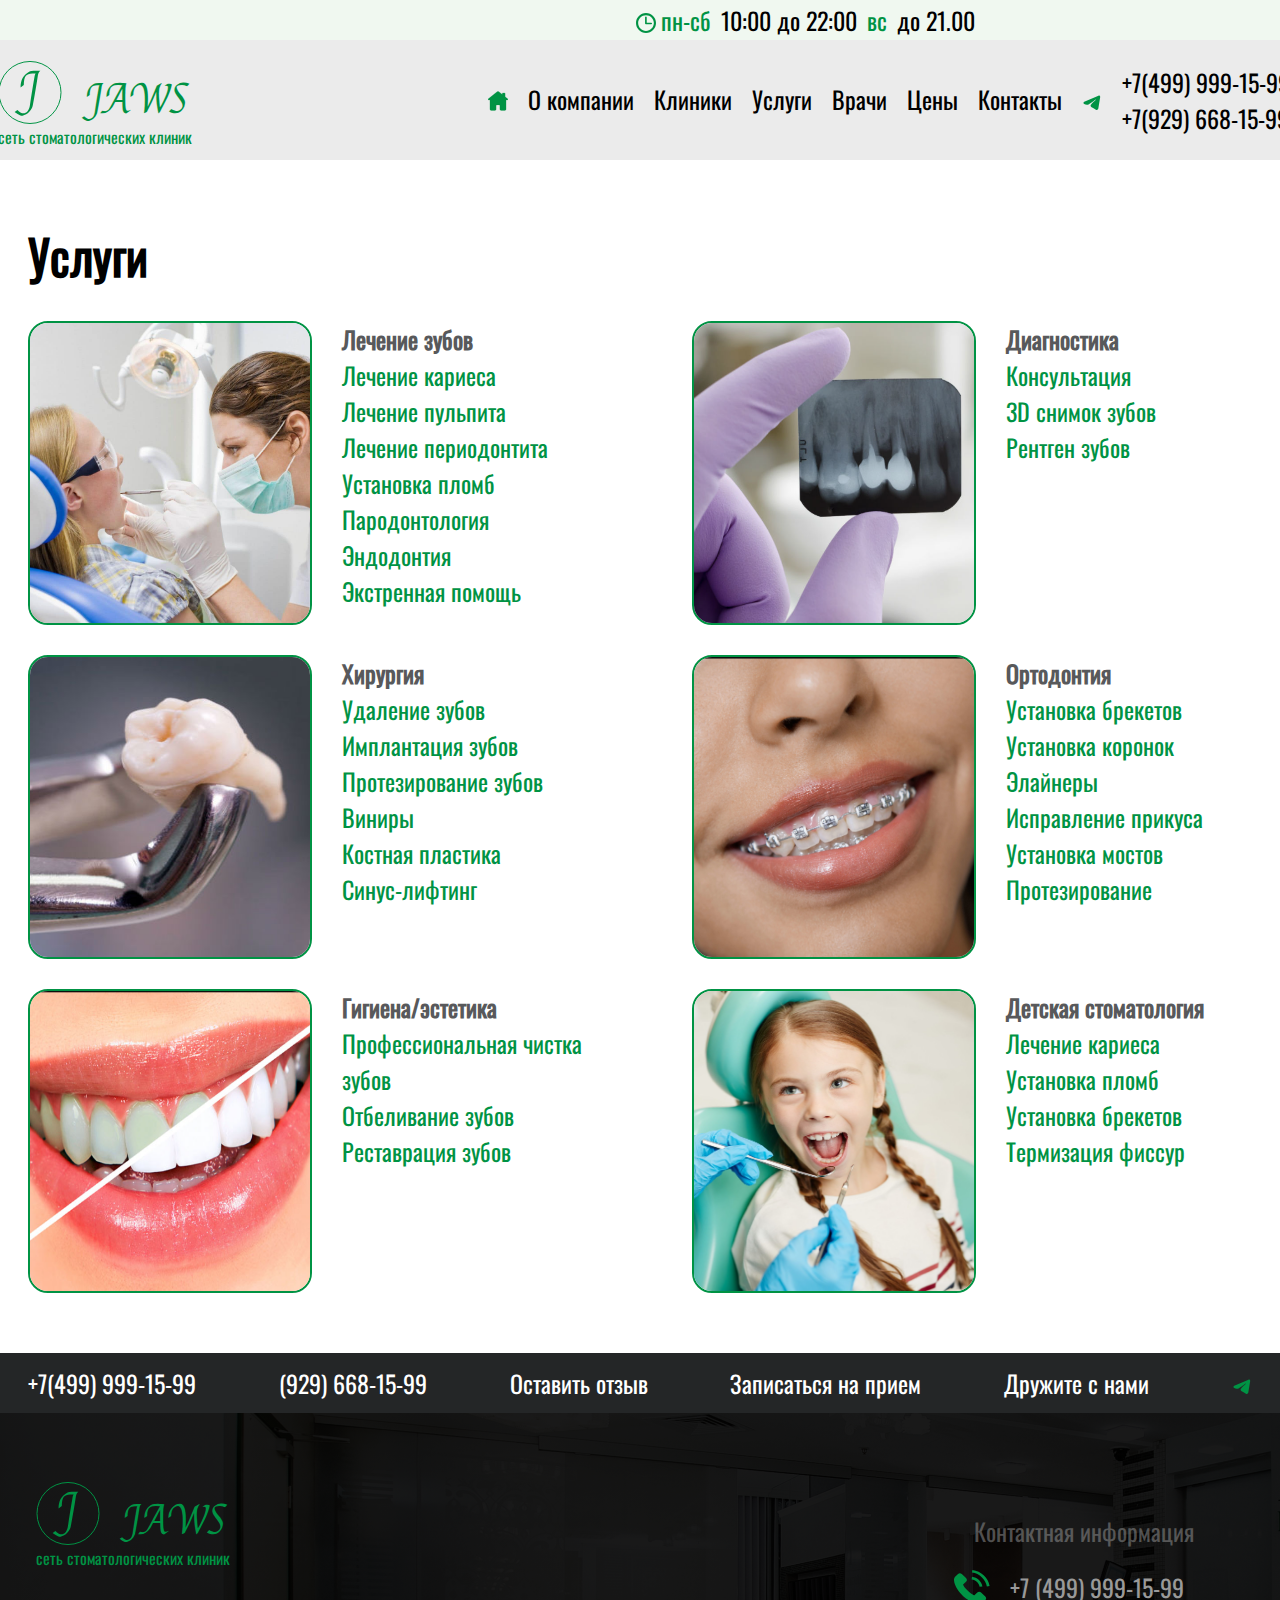
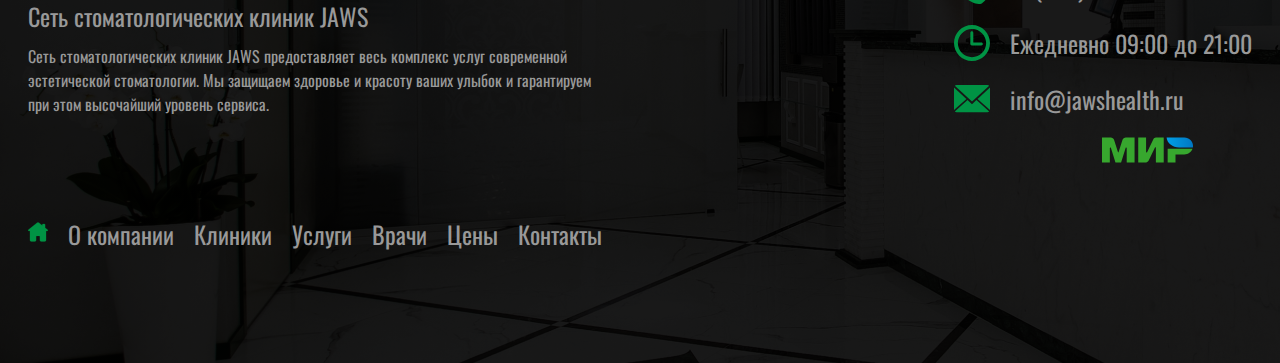
<file: services.html>
<!DOCTYPE html>
<html lang="en">
<head>
    <meta charset="UTF-8">
    <meta name="viewport" content="width=device-width, initial-scale=1.0">
    <link rel="stylesheet" href="src/css/fonts.css">
    <link rel="stylesheet" href="src/css/servicestyle.css">
    <link rel="stylesheet" href="src/css/media.css">
    <link rel="stylesheet" href="src/css/header.css">
    <link rel="stylesheet" href="src/css/footer.css">
    <title>JAWS about page</title>
</head>
<body>
  <header>
    <div class="timepanel">
      <img src="src/icons/clock.svg" alt="clock">
      <span class="day">пн-сб</span>
      <span>10:00 до 22:00</span>
      <span class="day">вс</span>
      <span>до 21.00</span>
    </div>
    <div class="navback">
      <div class="navpanel">
        <a href="index.html" class="alogo">
          <div class="logo">
            <div class="toplogo">
              <img src="src/icons/logocircle.svg" alt="logo">
              <p class="name">JAWS</p>
            </div>
            <div class="botlogo">
              <p class="botext">сеть стоматологических клиник</p>
            </div>
          </div>
        </a>
        <div class="navbar">
          <a class="home" href="index.html"><img src="src/icons/home.svg" alt="home"></a>
          <a href="about.html"><span>О компании</span></a>
          <a href="#"><span>Клиники</span></a>
          <a href="services.html"><span>Услуги</span></a>
          <a href="doctors.html"><span>Врачи</span></a>
          <a href="#"><span>Цены</span></a>
          <a href="#"><span>Контакты</span></a>
          <a href="#"><img class="tel" src="src/icons/telegram-svgrepo-com (1) 2.svg" alt="telegram"></a>
          <div class="phones">
            <a href="#"><p>+7(499) 999-15-99</p></a>
            <a href="#"><p>+7(929) 668-15-99</p></a>
          </div>
        </div>
      </div>
    </div>
  </header>

  <section>
    <h2>Услуги</h2>
    <div class="adult">
      <div class="doubleblock">
        <div class="serblock">
          <img src="src/img/goodserv.png" alt="goodservice">
          <div class="service">
            <h3>Лечение зубов</h3>
            <ul>
              <li><a href="#">Лечение кариеса</a></li>
              <li><a href="#">Лечение пульпита </a></li>
              <li><a href="#">Лечение периодонтита</a></li>
              <li><a href="#">Установка пломб</a></li>
              <li><a href="#">Пародонтология</a></li>
              <li><a href="#">Эндодонтия</a></li> 
              <li><a href="#">Экстренная помощь</a></li>
            </ul>
          </div>
        </div>
        <div class="serblock">
          <img src="src/img/xray.png" alt="xray">
          <div class="service">
            <h3>Диагностика</h3>
            <ul>
              <li><a href="#">Консультация</a></li>
              <li><a href="#">3D снимок зубов</a></li>
              <li><a href="#">Рентген зубов</a></li>
            </ul>
          </div>
        </div>
      </div>
      <div class="doubleblock">
        <div class="serblock">
          <img src="src/img/teeth.png" alt="teeth">
          <div class="service">
            <h3>Хирургия</h3>
            <ul>
              <li><a href="#">Удаление зубов</a></li>
              <li><a href="#">Имплантация зубов</a></li>
              <li><a href="#">Протезирование зубов</a></li>
              <li><a href="#">Виниры</a></li>
              <li><a href="#">Костная пластика</a></li>
              <li><a href="#">Синус-лифтинг</a></li>
            </ul>
          </div>
        </div>
        <div class="serblock">
          <img src="src/img/breket.png" alt="bracket">
          <div class="service">
            <h3>Ортодонтия</h3>
            <ul>
              <li><a href="#">Установка брекетов</a></li>
              <li><a href="#">Установка коронок</a></li>
              <li><a href="#">Элайнеры</a></li>
              <li><a href="#">Исправление прикуса</a></li>
              <li><a href="#">Установка мостов</a></li>
              <li><a href="#">Протезирование</a></li>
            </ul>
          </div>
        </div>
      </div>
      <div class="doubleblock">
        <div class="serblock">
          <img src="src/img/whiti.png" alt="white">
          <div class="service">
            <h3>Гигиена/эстетика</h3>
            <ul>
              <li><a href="#">Профессиональная чистка зубов</a></li>
              <li><a href="#">Отбеливание зубов</a></li>
              <li><a href="#">Реставрация зубов</a></li>
            </ul>
          </div>
        </div>
        <div class="serblock">
          <img src="src/img/child.jpg" alt="kid">
          <div class="service">
            <h3>Детская стоматология</h3>
            <ul>
              <li><a href="#">Лечение кариеса</a></li>
              <li><a href="#">Установка пломб</a></li>
              <li><a href="#">Установка брекетов</a></li>
              <li><a href="#">Термизация фиссур</a></li>
            </ul>
          </div>
        </div>
      </div>
    </div>

  </section>

  <footer>
    <div class="contactback">
      <div class="contactpanel">
          <a class="num1" href="#"><span>+7(499) 999-15-99</span></a>
          <a class="num2" href="#"><span>(929) 668-15-99</span></a>
          <a class="rev" href="#"><span>Оставить отзыв</span></a>
          <a class="sig" href="sign.html"><span>Записаться на прием</span></a>
          <a class="friend" href="#"><span>Дружите с нами</span></a>
          <a class="tel" href="#"><img src="src/icons/telegram-svgrepo-com (1) 2.svg" alt="telegram"></a>
      </div>
    </div>
    <div class="footback">
      <div class="mainfoot">
          <div class="leftfoot">
            <a href="index.html">
              <div class="logo">
                <div class="toplogo">
                  <img src="src/icons/logocircle.svg" alt="logo">
                  <p class="name">JAWS</p>
                </div>
                <div class="botlogo">
                  <p class="botext">сеть стоматологических клиник</p>
                </div>
              </div>
            </a>
            <span>Сеть стоматологических клиник JAWS</span>
            <p>Сеть стоматологических клиник JAWS предоставляет весь комплекс услуг современной эстетической стоматологии. Мы защищаем здоровье и красоту ваших улыбок и гарантируем при этом высочайший уровень сервиса.</p>
            <div class="nava">
              <a class="home" href="index.html"><img src="src/icons/home.svg" alt="home"></a>
              <a href="about.html"><span>О компании</span></a>
              <a href="#"><span>Клиники</span></a>
              <a href="services.html"><span>Услуги</span></a>
              <a href="doctors.html"><span>Врачи</span></a>
              <a href="#"><span>Цены</span></a>
              <a href="#"><span>Контакты</span></a>
            </div>
          </div>
          <div class="rightfoot">
            <p>Контактная информация</p>
            <a href="#">
              <div class="ph">
                <img src="src/icons/phoneg.svg" alt="phone">
                <span>+7 (499) 999-15-99</span>
              </div>
            </a>
            <a href="#">
              <div class="ph">
                <img src="src/icons/clock.svg" alt="clock">
                <span>Ежедневно 09:00 до 21:00</span>
              </div>
            </a>
            <a href="#">
              <div class="ph">
                <img src="src/icons/Mail.svg" alt="mail">
                <span>info@jawshealth.ru</span>
              </div>
            </a>
            <div class="mir">
              <img src="src/icons/Mir.svg" alt="mir">
            </div>
          </div>
      </div>
    </div>
  </footer>
</body>
</html>
</file>
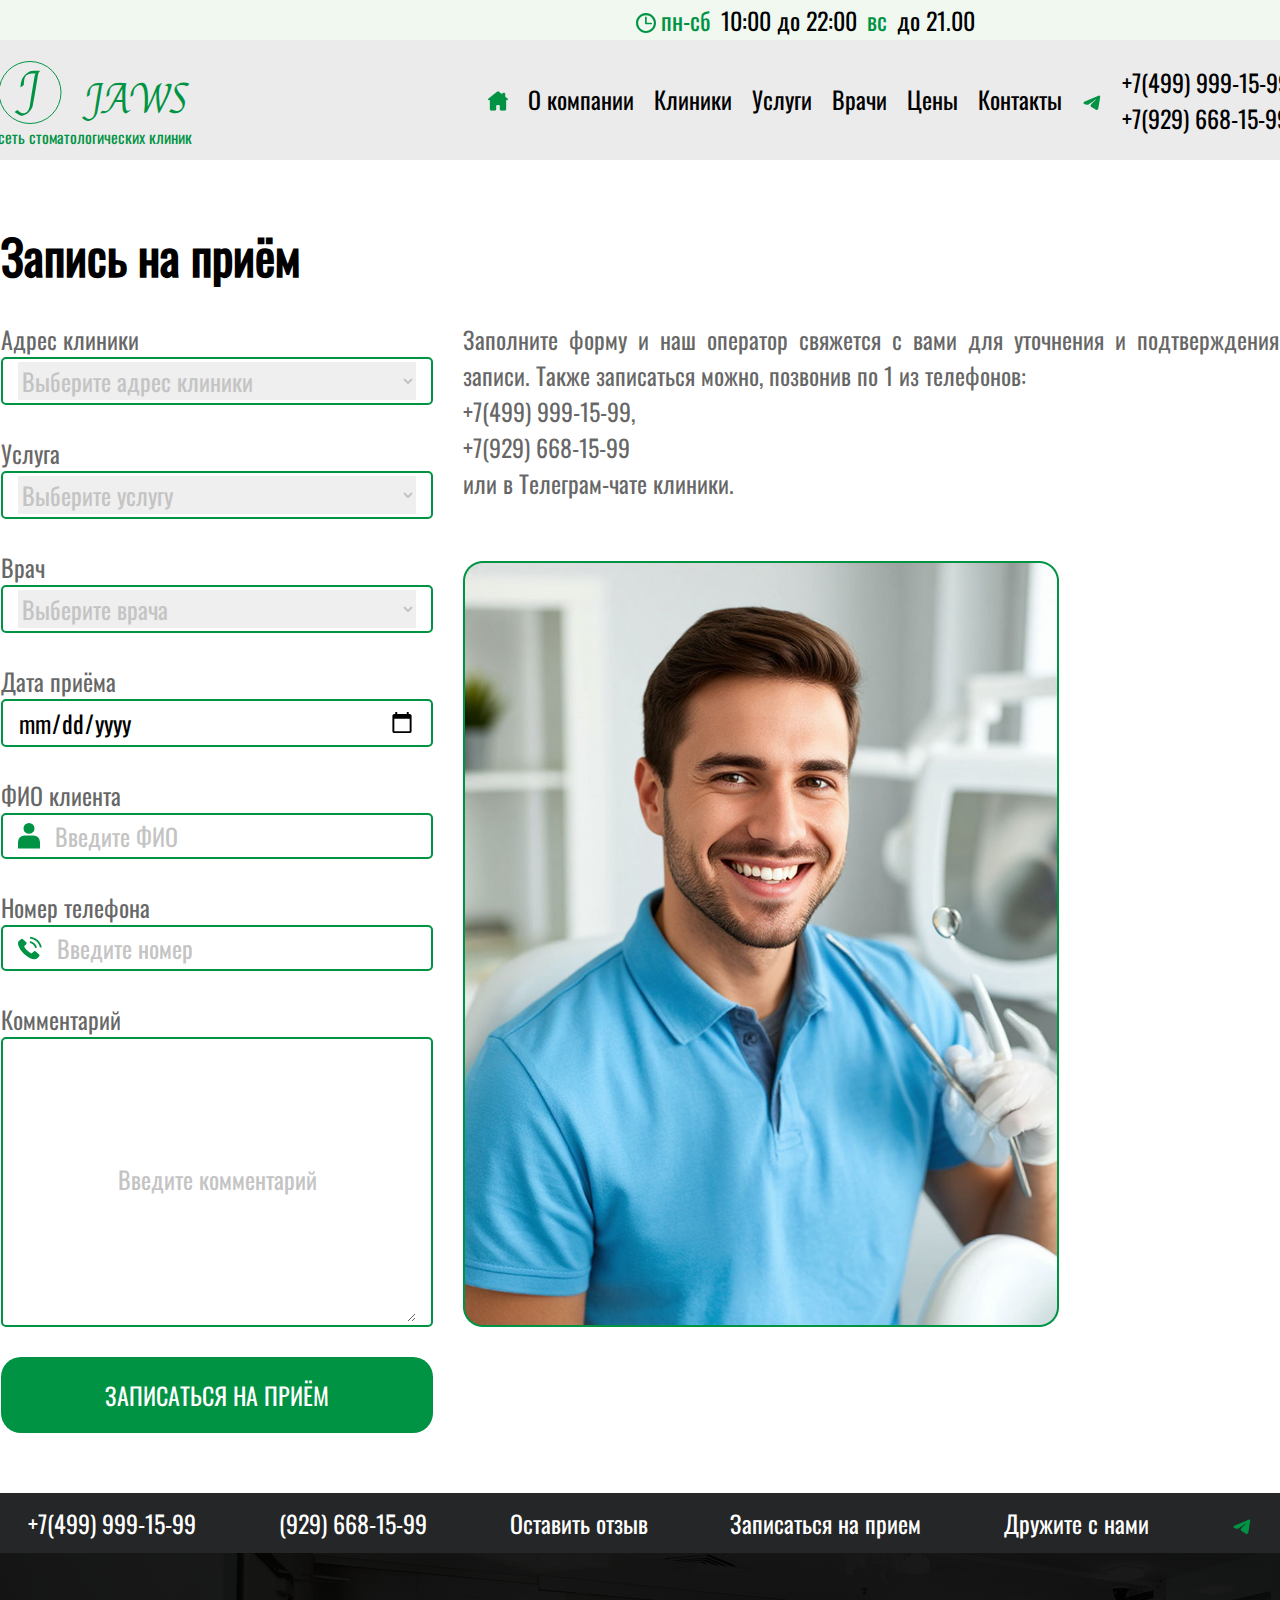
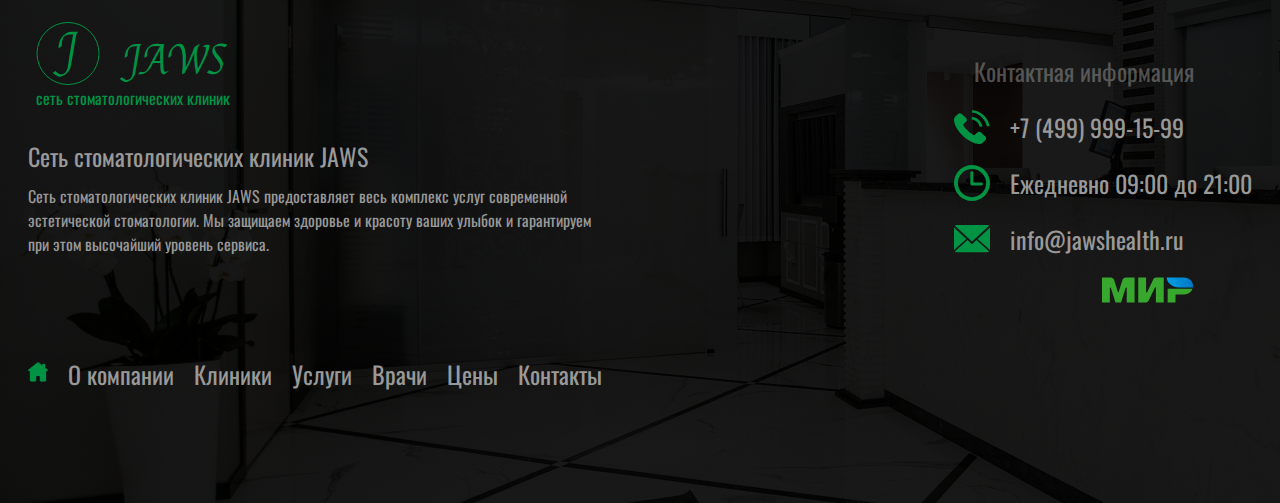
<file: sign.html>
<!DOCTYPE html>
<html lang="en">
<head>
    <meta charset="UTF-8">
    <meta name="viewport" content="width=device-width, initial-scale=1.0">
    <link rel="stylesheet" href="src/css/fonts.css">
    <link rel="stylesheet" href="src/css/sign.css">
    <link rel="stylesheet" href="src/css/media.css">
    <link rel="stylesheet" href="src/css/header.css">
    <link rel="stylesheet" href="src/css/footer.css">
    <title>JAWS main page</title>
</head>
<body>
  <header>
    <div class="timepanel">
      <img src="src/icons/clock.svg" alt="clock">
      <span class="day">пн-сб</span>
      <span>10:00 до 22:00</span>
      <span class="day">вс</span>
      <span>до 21.00</span>
    </div>
    <div class="navback">
      <div class="navpanel">
        <a href="index.html" class="alogo">
          <div class="logo">
            <div class="toplogo">
              <img src="src/icons/logocircle.svg" alt="logo">
              <p class="name">JAWS</p>
            </div>
            <div class="botlogo">
              <p class="botext">сеть стоматологических клиник</p>
            </div>
          </div>
        </a>
        <div class="navbar">
          <a class="home" href="index.html"><img src="src/icons/home.svg" alt="home"></a>
          <a href="about.html"><span>О компании</span></a>
          <a href="#"><span>Клиники</span></a>
          <a href="services.html"><span>Услуги</span></a>
          <a href="doctors.html"><span>Врачи</span></a>
          <a href="#"><span>Цены</span></a>
          <a href="#"><span>Контакты</span></a>
          <a href="#"><img class="tel" src="src/icons/telegram-svgrepo-com (1) 2.svg" alt="telegram"></a>
          <div class="phones">
            <a href="#"><p>+7(499) 999-15-99</p></a>
            <a href="#"><p>+7(929) 668-15-99</p></a>
          </div>
        </div>
      </div>
    </div>
  </header>
        
  <section>
    <h2>Запись на приём</h2>
    <div class="sign">
      <div class="signfields">
        <div class="fieldbl">
          <p>Адрес клиники</p>
          <div class="fieldcon">
            <select name="sel" id="">
              <option value="add">Выберите адрес клиники</option>
              <option value="add">ул. 1-я Красноармейская д.32</option>
              <option value="add">ул. Круно д. 5</option>
              <option value="add">ул. Вано д. 13</option>
              <option value="add">ул. Санабая д. 11</option>
            </select>
          </div>
        </div>
        <div class="fieldbl">
          <p>Услуга</p>
          <div class="fieldcon">
            <select name="sel" id="">
              <option value="add">Выберите услугу</option>
              <option value="add">Консультация</option>
              <option value="add">Установка пломбы</option>
              <option value="add">Установка брекетов</option>
              <option value="add">Удаление зуба</option>
            </select>
          </div>
        </div>
        <div class="fieldbl">
          <p>Врач</p>
          <div class="fieldcon">
            <select name="sel" id="">
              <option value="add">Выберите врача</option>
              <option value="add">Шпак А.Д.</option>
              <option value="add">Михайлов Г.В.</option>
              <option value="add">Трепин К.А.</option>
              <option value="add">Дочкина У.Д.</option>
            </select>
          </div>
        </div>
        <div class="fieldbl">
          <p>Дата приёма</p>
          <div class="fieldcon">
            <input type="date" name=".date">
          </div>
        </div>
        <div class="fieldbl">
          <p>ФИО клиента</p>
          <div class="fieldcon">
            <img src="src/icons/user.svg" alt="user">
            <input type="text" class="username" placeholder="Введите ФИО">
          </div>
          <div class="fieldbl">
            <p>Номер телефона</p>
            <div class="fieldcon">
              <img src="src/icons/phoneg.svg" alt="number">
              <input type="tel" class="username" pattern="+[0-9]{1}([0-9]{3})[0-9]{3}-[0-9]{2}-[0-9]{2}" required placeholder="Введите номер">
            </div>
          </div>
          <div class="fieldbl">
            <p>Комментарий</p>
            <div class="fieldcon">
              <textarea name="review" id="review" placeholder="Введите комментарий"></textarea>
            </div>
          </div>
        </div>
        <div class="fieldbl">
          <a href="#"><div class="writel"><span class="write">ЗАПИСАТЬСЯ НА ПРИЁМ</span></div></a>
        </div>
      </div>
      <div class="signfo">
        <p>Заполните форму и наш оператор свяжется с вами для уточнения и подтверждения записи. Также записаться можно, позвонив по 1 из телефонов: </p>
        <a href="#"><p>+7(499) 999-15-99,</p></a>
        <a href="#"><p>+7(929) 668-15-99</p></a>
        <a href="#"><p>или в Телеграм-чате клиники.</p></a>
        <img src="src/img/signimage.png" alt="image">
      </div>
    </div>
  </section>

  <footer>
    <div class="contactback">
      <div class="contactpanel">
          <a class="num1" href="#"><span>+7(499) 999-15-99</span></a>
          <a class="num2" href="#"><span>(929) 668-15-99</span></a>
          <a class="rev" href="#"><span>Оставить отзыв</span></a>
          <a class="sig" href="sign.html"><span>Записаться на прием</span></a>
          <a class="friend" href="#"><span>Дружите с нами</span></a>
          <a class="tel" href="#"><img src="src/icons/telegram-svgrepo-com (1) 2.svg" alt="telegram"></a>
      </div>
    </div>
    <div class="footback">
      <div class="mainfoot">
          <div class="leftfoot">
            <a href="index.html">
              <div class="logo">
                <div class="toplogo">
                  <img src="src/icons/logocircle.svg" alt="logo">
                  <p class="name">JAWS</p>
                </div>
                <div class="botlogo">
                  <p class="botext">сеть стоматологических клиник</p>
                </div>
              </div>
            </a>
            <span>Сеть стоматологических клиник JAWS</span>
            <p>Сеть стоматологических клиник JAWS предоставляет весь комплекс услуг современной эстетической стоматологии. Мы защищаем здоровье и красоту ваших улыбок и гарантируем при этом высочайший уровень сервиса.</p>
            <div class="nava">
              <a class="home" href="index.html"><img src="src/icons/home.svg" alt="home"></a>
              <a href="about.html"><span>О компании</span></a>
              <a href="#"><span>Клиники</span></a>
              <a href="services.html"><span>Услуги</span></a>
              <a href="doctors.html"><span>Врачи</span></a>
              <a href="#"><span>Цены</span></a>
              <a href="#"><span>Контакты</span></a>
            </div>
          </div>
          <div class="rightfoot">
            <p>Контактная информация</p>
            <a href="#">
              <div class="ph">
                <img src="src/icons/phoneg.svg" alt="phone">
                <span>+7 (499) 999-15-99</span>
              </div>
            </a>
            <a href="#">
              <div class="ph">
                <img src="src/icons/clock.svg" alt="clock">
                <span>Ежедневно 09:00 до 21:00</span>
              </div>
            </a>
            <a href="#">
              <div class="ph">
                <img src="src/icons/Mail.svg" alt="mail">
                <span>info@jawshealth.ru</span>
              </div>
            </a>
            <div class="mir">
              <img src="src/icons/Mir.svg" alt="mir">
            </div>
          </div>
      </div>
    </div>
  </footer>
</body>
</html>
</file>
<file: src/css/fonts.css>
@font-face {
    font-family: "Oswald";
    src: url("../fonts/Oswald/Oswald-Regular.woff2");
    font-style: normal;
    font-weight: 400;
}
@font-face {
    font-family: "Felipa";
    src: url("../fonts/Felipa/Felipa-Regular.woff2");
    font-style: normal;
    font-weight: 400;
}
</file>
<file: src/css/style.css>
*{
    margin: 0;
    padding: 0;
    outline: 0;
}
.oswald {
    font-family: "Oswald", serif;
    font-optical-sizing: auto;
    font-style: normal;
}
.felipa-regular {
    font-family: "Felipa", serif;
    font-weight: 400;
    font-style: normal;
}

a{
    text-decoration: none;
}
a:hover span{
    color: #009344;
}
span {
    font-family: Oswald;
    font-size: 24px;
    text-wrap: nowrap;
}
p{
    font-family: Oswald;
    font-size: 24px;
    text-wrap: nowrap;
}

section{
    width: 1300px;
    justify-self: center;
    margin-top: 60px;
    display: flex;
}

h2{
    font-size: 48px;
    font-family: Oswald;
    text-wrap: nowrap;
}
h3{
    font-size: 24px;
    font-family: Oswald;
    text-wrap: nowrap;
}
section p{
    text-align: justify;
    text-wrap: wrap;
}
.main{
    width: 866px;
    display: flex;
    flex-direction: column;
    flex-wrap: nowrap;
}
.white p{
    margin-bottom: 20px;
    line-height: 24px;
    color: #58595B;
}
.teeth{
    display: flex;
    flex-direction: column;
    flex-wrap: nowrap;
}
.teethigh{
    display: flex;
    flex-wrap: nowrap;
}
.teethlow{
    display: flex;
    flex-wrap: nowrap;
}
.tooth1{
    margin-right: 16px;
    margin-bottom: 16px;
}
.tooth2{
    margin-bottom: 16px;
}
.tooth3{
    margin-right: 16px;
}
.matter{
    margin-top: 60px;
}
.list{
    margin-top: 20px;
    line-height: 24px;
}
.matter .con{
    color: #58595B;
}
.writel {
    display: flex;
    justify-self: flex-start;
    align-items: center;
    background-color: rgb(0, 147, 68);
    margin-right: 30px;
    border-radius: 20px;
}
.writel a{
    width: max-content;
    height: max-content;
}

.sidebar{
    width: 356px;
    margin-left: 72px;
    display: flex;
    flex-direction: column;
    flex-wrap: nowrap;
}
.matter .col{
    color: #009344;
    margin-left: 18px;
}
.matter li{
    color: #009344;
    font-family: Oswald;
    font-size: 24px;
}
.matter .sign{
    height: 100px;
    margin-top: 60px;
    background-color: #C4C4C4;
    background: linear-gradient(to left, #EDF6F0, #E7F2FD);
}
.sign{
    display: flex;
    align-items: center;
}
.sign a{
    margin: auto;
}
.sign span{
    color: white;
    padding: 10px;
    background-color: #009344;
    border-radius: 4px;
}
.sign a:hover span{
    color: white;
}

.action{
    margin-top: 60px;
    width: 294px;
}

.action a{
    display: flex;
    width: 294px;
    height: 346px;
    flex-direction: column;
    justify-content: flex-end;
    box-sizing: border-box;
    padding-left: 30px;
    padding-right: 30px;
    padding-bottom: 20px;
    margin-top: 20px;
    border-radius: 20px;
}

.action a:nth-child(2){
    background-image: linear-gradient(rgba(0,0,0,0) 50%, rgba(0, 103, 56, 1) 100%), url("../img/act1.png");
}
.action a:nth-child(3){
    background-image: linear-gradient(rgba(0,0,0,0) 50%, rgba(0, 103, 56, 1) 100%), url("../img/act2.png");
}
.action a:nth-child(4){
    background-image: linear-gradient(rgba(0,0,0,0) 50%, rgba(0, 103, 56, 1) 100%), url("../img/act3.png");
}
.action a:nth-child(5){
    background-image: linear-gradient(rgba(0,0,0,0) 50%, rgba(0, 103, 56, 1) 100%), url("../img/act4.png");
}
.act p{
    color: white;
    line-height: 24px;
    display: flex;
    text-wrap: wrap;
    margin: 0;
    padding: 0;
    margin-bottom: 10px;
}
.act .more{
    display: flex;
    align-items: center;
}
.act .more span{
    color: white;
    margin-right: 10px;
}

.reviews{
    margin-top: 60px;
}
.reviews div{
    background-color: #F0F8F0;
    padding-left: 50px;
    padding-right: 47px;
    padding-top: 5px;
    border-radius: 20px;
    margin-bottom: 20px;
}
.gret{
    margin-left: 10px;
    color: #009344;
}
.reviews div span{
    line-height: 24px;
}
.reviews div p{
    color: #58595B;
    line-height: 24px;
    margin-top: 20px;
    margin-bottom: 20px;
}
.reviews div .fio{
    margin-right: 10px;
    color: #58595B;
}
.reviews div .date{
    color: rgba(88, 89, 91, 0.5);
}
.show{
    display: flex;
    justify-content: center;
    margin-top: 40px;
}
.show a span{
    color: #009344;
    margin-right: 20px;
}
.show a:hover span{
    color: #009344;
}
.usereview{
    margin-top: 60px;
}
.usereview p{
    line-height: 24px;
    color: #58595B;
}
.rowfield span{
    color: rgba(0,0,0,0.6);
}
.rowfield .tbox{
    position: relative;
    width: 300px;
    margin-right: 20px;
}

.fields{
    display: flex;
    flex-direction: column;
    flex-wrap: nowrap;
}
.fields .colfields{
    display: flex;
    flex-direction: row;
    flex-wrap: nowrap;
    margin-top: 5px;
}
.fields .textbox{
    margin-top: 5px;
}
.rowfield{
    display: flex;
    flex-direction: column;
    flex-wrap: nowrap;
}

.signfields .writel .write {
    color: white;
}
.tbox{
    display: flex;
    flex-direction: row;
    border-width: 2px;
    border-style: solid;
    border-color: rgba(0, 147, 68, 0.5);
    border-radius: 5px;
    padding-left: 10px;
    padding-right: 10px;
    padding-top: 5px;
    padding-bottom: 5px;
    
}
.tbox img{
    width: 16px;
    margin-right: 10px;
}
input{
    font-size: 24px;
    width: 240px;
    border-width: 0px;
}
input::placeholder{
    color: #C4C4C4;
    font-family: Oswald;
    font-size: 24px;
}
select {
    color: #C4C4C4;
    font-family: Oswald;
    font-size: 24px;
    width: 266px;
    line-height: 24px;
    height: 32px;
    border-color: white;
}

select option{
    line-height: 24px;
    color: #009344;
}
select option:first-child{
    color: #C4C4C4;
}
.textbox{
    display: flex;
    flex-direction: column;
    flex-wrap: nowrap;
    width: 900px;
}
.textbox span{
    color: rgba(0,0,0,0.6);
}
.textbox textarea {
    width: 880px;
    height: 280px;
    text-wrap: wrap;
    border: 0;
    font-family: Oswald;
    font-size: 24px;

}

.textbox textarea::placeholder{
    padding-top: 140px;
    font-family: Oswald;
    font-size: 24px;
    text-align: center;
    color: #C4C4C4;
}
.chk {
    margin-top: 20px;
    display: flex;
    flex-direction: row;
    justify-content: center;
    align-items: center;
    margin-bottom: 20px;
}
.check {
    width: 24px;
    height: 24px;
    margin-right: 10px;
}
.chk p {
    color: rgba(0, 0, 0, 0.5);
    font-size: 16px;
    line-height: 16px;
    margin: 0px;
}
.usefull {
    display: flex;
    flex-direction: column;
    align-items: center;
    margin-top: 60px;
    
}
.usefull p {
    margin-top: 30px;
    text-align: center;
    color: rgb(88, 89, 91);
    line-height: 24px;
    margin-bottom: 20px;
}
.usereview .writel{
    padding: 20px;
    margin: 0;
}
.usereview .writel span{
    margin-right: 10px;
    color: white;
}
.usereview a{
    display: flex;
    width: min-content;
}
.infblocks {
    display: flex;
    flex-direction: row;
    flex-wrap: nowrap;
}
.bl1 {
    display: flex;
    flex-direction: column;
    width: 398px;
    height: 440px;
    background-image: linear-gradient(rgba(0, 0, 0, 0) 50%, rgb(0, 103, 56) 100%), linear-gradient(rgba(0, 0, 0, 0) 50%, rgb(0, 0, 0) 100%), url(../img/bl1.png);
    margin-right: 20px;
    border-radius: 20px;
}
.artic{
    margin-top: 30px;
    background-color: #FF0000;
    width: 120px;
    text-align: center;
}
.infblocks a span {
    color: white;
}
.bltxt {
    display: flex;
    flex-direction: column;
    margin-top: auto;
    padding-left: 25px;
    padding-right: 25px;
    padding-bottom: 15px;
    justify-items: end;
}
.bltxt p {
    text-align: left;
    color: white;
    margin: 0px;
}
.datelink {
    display: flex;
    justify-content: space-between;
    margin-top: 5px;
}
.infblocks a .datelink span {
    color: rgba(255, 255, 255, 0.7);
}
.bl2 {
    display: flex;
    flex-direction: column;
    width: 398px;
    height: 440px;
    background-image: linear-gradient(rgba(0, 0, 0, 0) 50%, rgb(37, 75, 104) 100%), linear-gradient(rgba(0, 0, 0, 0) 50%, rgb(0, 103, 56) 80%), url(../img/bl2.png);
    margin-right: 20px;
    border-radius: 20px;
}
.events{
    margin-top: 30px;
    background-color: #00579F;
    width: 120px;
    text-align: center;
}
.bl3 {
    display: flex;
    flex-direction: column;
    width: 398px;
    height: 440px;
    background-image: linear-gradient(rgba(0, 0, 0, 0) 50%, rgba(0, 0, 0, 0.5) 100%), linear-gradient(rgba(0, 0, 0, 0) 50%, rgb(189, 130, 98) 100%), url(../img/bl3.png);
    border-radius: 20px;
}
.news{
    margin-top: 30px;
    background-color: #7BB058;
    width: 120px;
    text-align: center;
}
.lin {
    margin-top: 20px;
}
.lin span {
    color: black;
    padding: 5px;
    border-width: 1px;
    border-style: solid;
    border-image: initial;
    border-radius: 20px;
    border-color: rgb(0, 147, 68);
}
.signing {
    display: flex;
    flex-direction: column;
    
    margin-top: 60px;
    width: 1224px;
    align-items: center;
}
.signing p{
    margin-bottom: 50px;
}
.signing h2 {
    margin-bottom: 20px;
}
.signfields {
    display: flex;
    flex-direction: row;
    flex-wrap: nowrap;
    align-items: flex-end;
    
}
.signame {
    margin-right: 16px;
}
.signfields span {
    color: rgba(0, 0, 0, 0.6);
}
.signame .tbox{
    padding: 20px;
}
.signame .tbox input {
    width: 360px;
}
.signphone {
    margin-right: 16px;
    
}
.signphone .tbox{
    padding: 20px;
}
.signphone .tbox input{
    width: 300px;
}
.signfields .tbox {
    color: rgba(0, 0, 0, 0.6);
    border-radius: 20px;
}
.signfields .writel{
    padding: 20px;
    display: flex;
    flex-direction: row;
    margin: 0;
    margin-top: 20px;
}
.signfields .writel .write{
    margin-right: 10px;
    color: white;
}
.doctors {
    display: flex;
    flex-direction: column;
    
    margin-top: 60px;
    width: 1224px;
    align-items: center;
}
.doctors h2 {
    margin-bottom: 30px;
}
.doctors p {
    text-align: center;
    line-height: 24px;
    color: rgb(88, 89, 91);
    text-wrap: wrap;
    margin-bottom: 20px;
}
.shpage {
    display: flex;
    align-items: center;
    width: 1160px;
    height: 442px;
    border-width: 2px;
    border-style: solid;
    border-image: initial;
    border-color: rgb(204, 233, 218);
    border-radius: 20px;
    padding: 20px;
    box-sizing:border-box;
}
.shpak{
    margin-left: 70px;
    margin-right: 70px;
}
.shpaktxt {
    display: flex;
    flex-direction: column;
    margin-right: auto;
}
.shpaktxt .shpaname {
    color: rgb(0, 147, 68);
    font-size: 48px;
}
.shpakinfo {
    margin-top: 10px;
    display: flex;
    flex-direction: column;
    
}
.shp {
    display: flex;
    flex-direction: row;
    width: 300px;
    justify-content: space-between;
    margin-bottom: 10px;
}
.shpakinfo a{
    display: flex;
    width: min-content;
}
.shpakinfo .writel{
    margin-right: 0;
    margin-top: 10px;
    padding: 20px;
    width: 300px;
    box-sizing:border-box;
    display: block;
    width: max-content;
}
.shpakinfo .writel span{
    margin-right: 10px;
    color: white;
}
.shpakinfo a:hover .writel span{
    color: white;
}
.docfotos {
    display: flex;
    flex-direction: row;
    margin-top: 16px;
    width: 1224px;
    justify-content: space-between;
}
</file>
<file: src/css/media.css>
@media (max-width: 480px) {
    p{
        font-size: 14px;
    }
    span{
        font-size: 14px;
    }
    h2{
        font-size: 20px;
    }
    .timepanel{
        padding-right: 0;
        justify-content: center;
    }
    .navpanel{
        height: 64px;
    }
    .navpanel .navbar {
        display: none;
    }
    .slider{
        display: none;
    }
    .logo{
        margin-left: 10px;
        height: 32px;
    }
 
    .toplogo .name{
        display: none;
    }
    .toplogo img{
        width: 32px;
        height: 32px;
    }
    .botlogo .botext{
        display: none;
    }
    section{
        margin-left: 10px;
        margin-top: 10px;
    }
    .teethlow{
        display: none;
    }
    .teethigh .tooth2{
        display: none;
    }
    .teethigh .tooth1{
        width: 300px;
        height: auto;
    }
    .matter{
        margin-top: 10px;
    }
    .matter li{
        font-size: 14px;
    }
    .matter .sign{
        margin-top: 10px;
    }
    .sidebar{
        display: none;
    }
    .userevieiw{
        width: 900px;
    }
    .infblocks{
        flex-direction: column;
    }
    .infblocks a{
        margin-top: 30px;
    }
    .signfields{
        flex-direction: column;
        align-items: flex-start;
    }
    .signing{
        width: 960px;
        margin-left: 40px;
    }
    .usefull{
        margin-top: 0;
    }
    .doctors{
        margin-left: 40px;
    }
    .docfotos{
        display: none;
    }
    .reviews{
        display: none;
    }
    .contactpanel{
        display: none;
    }
    .mainfoot{
        padding-left: 40px;
    }
    .rightfoot{
        display: none;
    }
}
</file>
<file: src/css/header.css>
.timepanel{
    display: flex;
    justify-content: flex-end;
    align-items: center;
    padding-right: 300px;
    background-color: #F0F8F0;
    height: 40px;
    flex-wrap: nowrap;
}
.timepanel img{
    width: 20px;
    height: 20px;
    margin-top: 5px;
}
.timepanel span{
    margin-left: 5px;
    margin-right: 5px;
}
.timepanel .day{
    color: #009344;
}
.navback{
    background-color: #EBEBEB;
}
.navpanel{
    display: flex;
    flex-direction: row;
    flex-wrap: nowrap;
    height: 120px;
    width: 1300px;
    justify-content: space-between;
    justify-self: center;
    
}
.navpanel .alogo{
    margin-top: 12px;
    margin-bottom: 12px;
    width: 232px;
    height: 96px;
    
}
.logo{
   
    display: flex;
    flex-direction: column;
    flex-wrap: nowrap;
}
.toplogo{
    width: fit-content;
    display: flex;
}
.logo img{
    width: 64px;
    height: 64px;
    margin-top: 8px;
    margin-left: 8px;
}
.logo .name{
    color: #009344;
    font-size: 40px;
    font-family: Felipa;
    height: 51px;
    margin: 0;
    padding: 0;
    margin-top: 22px;
    margin-left: 22px;
}
.botlogo .botext{
    color: #009344;
    font-size: 16px;
    height: 22px;
    margin-left: 8px;
}

.navbar{
    
    display: flex;
    flex-direction: row;
    align-items: center;
    flex-wrap: nowrap;
}
.navbar span{
    margin-left: 20px;
    color: black;
    line-height: 24px;
}
.navbar .home{
    margin-top: 6px;
}
.navbar .tel{
    margin-top: 8px;
    margin-left: 20px;
}
.phones p{
    color: black;
    margin: 0;
    padding: 0;
    margin-left: 20px;
}
.phones a:hover p{
    color: #009344;
}
</file>
<file: src/css/footer.css>
.contactback{
    background-color: rgb(36, 38, 39);
}
.contactpanel {
    margin-top: 60px;
    justify-content: space-between;
    height: 60px;
    width: 1224px;
    display: flex;
    align-items: center;
    justify-self: center;
}

.contactpanel a span {
    color: white;
}

.tel {
    margin-top: 10px;
    
}
.footback{
    background: linear-gradient(rgba(0, 0, 0, 0.9), rgba(0, 0, 0, 0.9)), url(../img/back.png);
}
.mainfoot {
    display: flex;
    flex-direction: row;
    height: 550px;
    width: 1224px;
    justify-self: center;
    justify-content: space-between;
}
.leftfoot {
    display: flex;
    flex-direction: column;
    width: 582px;
}
.leftfoot a {
    width: 232px;
}
.leftfoot .logo {
    margin: 60px 0px 0px;
}
.leftfoot span {
    margin-top: 30px;
    color: rgb(153, 153, 153);
    margin-bottom: 10px;
}
.leftfoot p {
    color: rgb(153, 153, 153);
    font-size: 16px;
    
    text-wrap: wrap;
}
.nava {
    display: flex;
    flex-direction: row;
    align-items: center;
    margin-top: 100px;
}
.nava a {
    margin-right: 20px;
}
.rightfoot {
    margin-top: 100px;
    
}
.rightfoot p {
    color: rgba(153, 153, 153, 0.5);
    margin-left: 20px;
    margin-bottom: 20px;
}
.ph {
    display: flex;
    flex-direction: row;
    align-items: center;
    margin-bottom: 20px;
}
.ph img {
    width: 36px;
}
.ph span {
    margin-left: 20px;
    color: rgb(153, 153, 153);
}
.mir {
    margin-left: 148px;
}
</file>
<file: src/css/carousel.css>
:root {
    --background: 0 0% 100%;
    --foreground: 222.2 84% 4.9%;
    --muted: 210 40% 96.1%;
    --border: 214.3 31.8% 91.4%;
    --primary: 222.2 47.4% 11.2%;
    --radius: 0.75rem;
}
.carousel-container {
    position: relative;
    max-width: 1200px;
    width: 100%;
    padding: 0 2rem;
    overflow: hidden;
}

.carousel-track {
    display: flex;
    transition: transform 0.5s cubic-bezier(0.4, 0, 0.2, 1);
}

.carousel-item {
    min-width: 100%;
    padding: 1rem;
    transition: transform 0.3s ease;
}

.carousel-button {
    position: absolute;
    top: 50%;
    transform: translateY(-50%);
    background: hsl(var(--background));
    border: 1px solid hsl(var(--border));
    border-radius: 999px;
    width: 40px;
    height: 40px;
    display: flex;
    align-items: center;
    justify-content: center;
    cursor: pointer;
    box-shadow: 0 4px 6px -1px rgb(0 0 0 / 0.1);
    transition: all 0.2s ease;
}

.carousel-button:hover {
    background: hsl(var(--muted));
}

.carousel-button.prev {
    left: 0;
}

.carousel-button.next {
    right: 0;
}

.carousel-dots {
    display: flex;
    justify-content: center;
    gap: 0.5rem;
    margin-top: 1.5rem;
}

.carousel-dot {
    width: 10px;
    height: 10px;
    border-radius: 999px;
    background: hsl(var(--border));
    cursor: pointer;
    transition: all 0.2s ease;
}

.carousel-dot.active {
    background: #009344;
    width: 24px;
}
</file>
<file: src/css/accordion.css>
:root {
    --background: 0 0% 100%;
    --foreground: 222.2 84% 4.9%;
    --muted: 210 40% 96.1%;
    --muted-foreground: 215.4 16.3% 46.9%;
    --border: 214.3 31.8% 91.4%;
    --primary: 222.2 47.4% 11.2%;
}

.accordion-item {
    border-bottom: 1px solid hsl(var(--border));
}

.accordion-trigger {
    width: 100%;
    display: flex;
    flex-direction: row;
    align-items: center;
    justify-content: space-between;
    padding: 1rem 0;
    font-size: 0.875rem;
    font-weight: 600;
    color: hsl(var(--foreground));
    background: none;
    border: none;
    cursor: pointer;
    transition: color 0.2s ease;
}

.accordion-trigger:hover {
    color: hsl(var(--primary));
}

.accordion-icon {
    width: 1rem;
    height: 1rem;
    color: hsl(var(--muted-foreground));
    transition: transform 0.2s ease;
}

.accordion-content {
    padding: 0 1rem 1rem;
    font-size: 0.875rem;
    color: hsl(var(--muted-foreground));
    display: none;
}

.accordion-content[data-state="open"] {
    display: block;
}

.accordion-icon[data-state="open"] {
    transform: rotate(180deg);
}
.accordion-content p{
    color: #58595B;
}
</file>
<file: src/css/select.css>
:root {
    --background: 0 0% 100%;
    --foreground: 222.2 84% 4.9%;
    --muted: 210 40% 96.1%;
    --muted-foreground: 215.4 16.3% 46.9%;
    --border: 214.3 31.8% 91.4%;
    --primary: 222.2 47.4% 11.2%;
    --radius: 0.5rem;
}
.select-container {
    position: relative;
    width: 300px;
}

.select-trigger {
    width: 100%;
    display: flex;
    align-items: center;
    justify-content: space-between;
    padding: 0.75rem 1rem;
    border: none;
    background-color: hsl(var(--background));
    color: #c4c4c4;
    font-size: 0.875rem;
    line-height: 1.25rem;
    cursor: pointer;
    transition: all 0.2s ease;
}

.select-trigger:hover {
    background-color: hsl(var(--muted));
}

.select-trigger[data-state="open"] {
    box-shadow: 0 0 0 2px hsl(var(--primary) / 0.2);
}

.select-icon {
    width: 1rem;
    height: 1rem;
    color: hsl(var(--muted-foreground));
    transition: transform 0.2s ease;
}

.select-content {
    position: absolute;
    width: 100%;
    border: 1px solid hsl(var(--border));
    border-radius: var(--radius);
    background-color: hsl(var(--background));
    box-shadow: 0 4px 6px -1px rgb(0 0 0 / 0.1);
    opacity: 0;
    transform: translateY(-10px);
    transition: opacity 0.2s ease, transform 0.2s ease;
    z-index: 50;
}

.select-content[data-state="open"] {
    animation: contentShow 0.2s ease-out;
    opacity: 1;
    transform: translateY(0);
}

.select-item {
    padding: 0.75rem 1rem;
    font-size: 24px;
    font-family: "Oswald";
    
    cursor: pointer;
    transition: all 0.2s ease;
    user-select: none;
}

.select-item[data-highlighted] {
    background-color: hsl(var(--muted));
    color: hsl(var(--primary));
}


@keyframes contentShow {
    from {
        opacity: 0;
        transform: translateY(-10px);
    }
    to {
        opacity: 1;
        transform: translateY(0);
    }
}

@keyframes contentHide {
    from {
        opacity: 1;
        transform: translateY(0);
    }
    to {
        opacity: 0;
        transform: translateY(-10px);
    }
}
</file>
<file: src/css/aboutyle.css>
*{
    margin: 0;
    padding: 0;
    outline: 0;
}
.oswald {
    font-family: "Oswald", serif;
    font-optical-sizing: auto;
    font-style: normal;
}
.felipa-regular {
    font-family: "Felipa", serif;
    font-weight: 400;
    font-style: normal;
}

a{
    text-decoration: none;
}
a:hover span{
    color: #009344;
}
span {
    font-family: Oswald;
    font-size: 24px;
    text-wrap: nowrap;
}
p{
    font-family: Oswald;
    font-size: 24px;
    text-wrap: nowrap;
}

section{
    justify-self: center;
    margin-top: 60px;
    display: flex;
    flex-direction: column;
    width: 1224px;
}

h2{
    font-size: 48px;
    font-family: Oswald;
    text-wrap: nowrap;
}
h3{
    margin-top: 30px;
    font-size: 24px;
    font-family: Oswald;
    text-wrap: nowrap;
}
section p{
    text-align: justify;
    text-wrap: wrap;
    color: #58595B;
}
.speci{
    display: flex;
    flex-direction: row;
    margin-top: 30px;
}
.pari{
    display: flex;
    flex-direction: column;
}
.speci p{
    margin-left: 30px;
    margin-bottom: 30px;
}

.devices{
    margin-top: 30px;
    display: flex;
    flex-direction: row;
}

li{
    font-family: "Oswald";
    font-size: 24px;
    color: #009344;
}
.list{
    display: flex;
    flex-direction: column;
    margin-right: 30px;
}
section img{
    border-radius: 20px;
    border: 2px solid;
    border-color: #009344;
    width: 300px;
    height: 400px;
}
.services{
    display: flex;
    flex-direction: row;
    margin-top: 30px;
}
.services img{
    margin-right: 60px;
}
.list p{
    margin-bottom: 30px;
}
.citis{
    margin-top: 30px;
    display: flex;
    flex-direction: row;
}
.citis p{
    margin-right: 30px;
}
</file>
<file: src/css/doctors.css>
*{
    margin: 0;
    padding: 0;
    outline: 0;
}
.oswald {
    font-family: "Oswald", serif;
    font-optical-sizing: auto;
    font-style: normal;
}
.felipa-regular {
    font-family: "Felipa", serif;
    font-weight: 400;
    font-style: normal;
}

a{
    text-decoration: none;
}
a:hover span{
    color: #009344;
}
span {
    font-family: Oswald;
    font-size: 24px;
    text-wrap: nowrap;
}
p{
    font-family: Oswald;
    font-size: 24px;
    text-wrap: nowrap;
}

section{
    justify-self: center;
    margin-top: 60px;
    display: flex;
}

h2{
    font-size: 48px;
    font-family: Oswald;
    text-wrap: nowrap;
}
h3{
    font-size: 24px;
    font-family: Oswald;
    text-wrap: nowrap;
}
section p{
    text-align: justify;
    text-wrap: wrap;
}

.addres{
    margin-top: 30px;
}
.addres p{
    color: rgba(0, 0, 0, 0.6);
}
select{
    font-family: Oswald;
    font-size: 24px;
    color: #C4C4C4;
    border: none;
}
option{
    font-family: Oswald;
    font-size: 24px;
    color: black;
}
select option:first-child{
    color: #C4C4C4;
}
.addcon{
    width: 290px;
    padding-left: 15px;
    padding-right: 15px;
    padding-top: 3px;
    padding-bottom: 3px;
    border: #009344, solid, 2px;
    border-radius: 5px;
}
.docards{
    display: flex;
    flex-direction: row;
    width: 1280px;
    flex-wrap: wrap;
    margin-top: 30px;
}
.card{
    display: flex;
    flex-direction: row;
    width: 614px;
    height: 304px;
    
}
.card:nth-child(odd){
    margin: 0 30px 30px 0;
}
.caright{
    display: flex;
    flex-direction: column;
    justify-content: space-between;
    margin-left: 30px;
}
.cardtext{
    
    display: flex;
    flex-direction: column;
}
.cardtext p{
    color: #58595B;
}
.writel{
    padding: 20px;
    display: flex;
    flex-direction: row;
    margin: 0;
    align-self: end;
    background-color: #009344;
    border-radius: 20px;
}
.writel .write{
    margin-right: 10px;
    color: white;
}
.docimg{
    height: 304px;
}
</file>
<file: src/css/servicestyle.css>
*{
    margin: 0;
    padding: 0;
    outline: 0;
}
.oswald {
    font-family: "Oswald", serif;
    font-optical-sizing: auto;
    font-style: normal;
}
.felipa-regular {
    font-family: "Felipa", serif;
    font-weight: 400;
    font-style: normal;
}

a{
    text-decoration: none;
}
a:hover span{
    color: #009344;
}
span {
    font-family: Oswald;
    font-size: 24px;
    text-wrap: nowrap;
}
p{
    font-family: Oswald;
    font-size: 24px;
    text-wrap: nowrap;
}

section{
    justify-self: center;
    margin-top: 60px;
    display: flex;
    flex-direction: column;
    width: 1224px;
}

h2{
    font-size: 48px;
    font-family: Oswald;
    text-wrap: nowrap;
}
h3{
    font-size: 24px;
    font-family: Oswald;
    text-wrap: nowrap;
    color: #58595B;
}
section p{
    text-align: justify;
    text-wrap: wrap;
    color: #58595B;
}
.adult{
    display: flex;
    flex-direction: column;
}
.doubleblock{
    display: flex;
    flex-direction: row;
}
.serblock{
    display: flex;
    flex-direction: row;
    margin-top: 30px;
}
li{
    font-family: "Oswald";
    font-size: 24px;
    color: #009344;
}
li a{
    font-family: "Oswald";
    font-size: 24px;
    color: #009344;
}
.service ul{
    list-style-type: none;
}
.doubleblock{
    justify-content: space-between;
}
.serblock{
    width: 560px;
}
.serblock img{
    border: 2px solid;
    border-radius: 20px;
    color: #009344;
    margin-right: 30px;
    height: 300px;
    width: 280px;
}
</file>
<file: src/css/sign.css>
*{
    margin: 0;
    padding: 0;
    outline: 0;
}
.oswald {
    font-family: "Oswald", serif;
    font-optical-sizing: auto;
    font-style: normal;
}
.felipa-regular {
    font-family: "Felipa", serif;
    font-weight: 400;
    font-style: normal;
}

a{
    text-decoration: none;
}
a:hover span{
    color: #009344;
}
span {
    font-family: Oswald;
    font-size: 24px;
    text-wrap: nowrap;
}
p{
    font-family: Oswald;
    font-size: 24px;
    text-wrap: nowrap;
}

section{
    justify-self: center;
    margin-top: 60px;
    display: flex;
    flex-direction: column;
}

h2{
    font-size: 48px;
    font-family: Oswald;
    text-wrap: nowrap;
}
h3{
    font-size: 24px;
    font-family: Oswald;
    text-wrap: nowrap;
}
section p{
    text-align: justify;
    text-wrap: wrap;
    color: rgba(0, 0, 0, 0.6);
    
}

.fieldbl{
    margin-top: 30px;
}
.fieldbl:nth-child(1){
    margin: 0;
}
.fieldcon{
    border: #009344 2px solid;
    border-radius: 5px;
    padding: 3px 15px 3px 15px;
    width: 432px;
    box-sizing: border-box;
    display: flex;
}
select{
    font-family: Oswald;
    font-size: 24px;
    color: #C4C4C4;
    border: none;
    width: 100%;
    display: block;
}

option{
    font-family: Oswald;
    font-size: 24px;
    color: black;
}
select option:first-child{
    color: #C4C4C4;
}
input{
    font-family: Oswald;
    font-size: 24px;
    border: none;
    display: block;
    width: 100%;
}
.username::placeholder{
    color: #C4C4C4;
}

.username{
    margin-left: 15px;
}
.fieldcon img{
    width: 24px;
}
textarea{
    font-family: Oswald;
    font-size: 24px;
    border: none;
    display: block;
    width: 100%;
    height: 280px;
}
textarea::placeholder{
    padding-top: 30%;
    color: #C4C4C4;
    text-align: center;
    
}
.sign{
    display: flex;
    flex-direction: row;
    margin-top: 30px;
}
.signfields{
    margin-right: 30px;
}
.signfo img{
    margin-top: 60px;
}
.signfo p{
    max-width: 816px;
}

.writel{
    padding: 20px;
    display: flex;
    margin: 0;
    background-color: #009344;
    border-radius: 20px;
    justify-content: center;
}
.writel .write{
    color: white;
}
</file>
